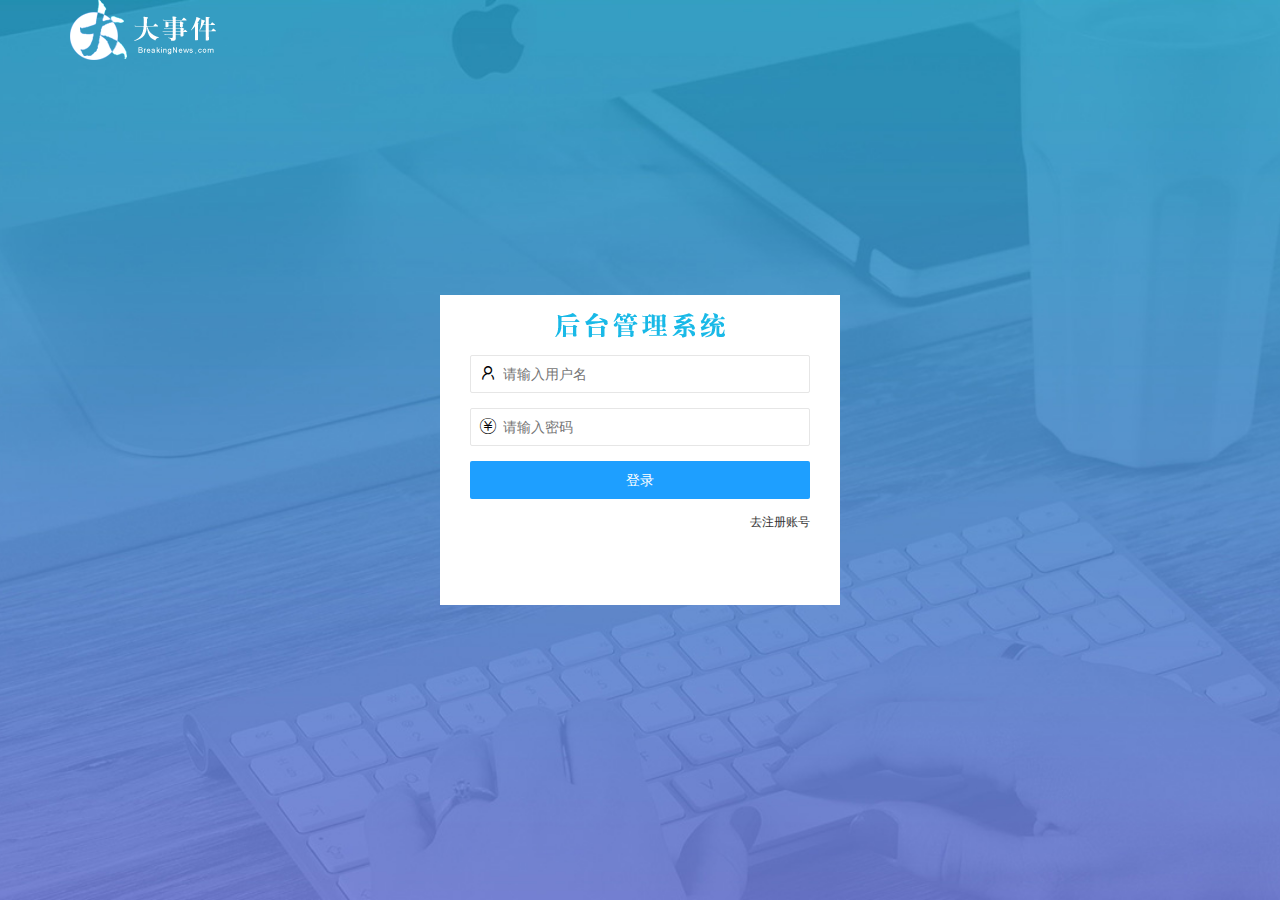
<file: login.html>
<!DOCTYPE html>
<html lang="en">
<head>
  <meta charset="UTF-8">
  <meta http-equiv="X-UA-Compatible" content="IE=edge">
  <meta name="viewport" content="width=device-width, initial-scale=1.0">
  <title>大事件登陆页面</title>

  <!-- layui样式 -->
  <link rel="stylesheet" href="./assets/lib/layui/css/layui.css">
  <link rel="stylesheet" href="./assets/css/login.css">
</head>
<body>
  <!-- login -->
<div class="layui-main">
  <img src="./assets/images/logo.png" alt="">
</div>

<!-- 登录注册框 -->
<div class="loginAndReg">
  <div class="title_box">
  </div>
  <!-- 登录的div -->
<div class="login_box">

<!-- 登录的表单 -->
<form class="layui-form" id="form_login">

  <!-- 用户名 -->
  <div class="layui-form-item">
    <i class="layui-icon layui-icon-username"></i>   
      <input type="text" name="username" required  lay-verify="required" placeholder="请输入用户名" autocomplete="off" class="layui-input">
  </div>

  <!-- 密码 -->
  <div class="layui-form-item">
    <i class="layui-icon layui-icon-rmb"></i>   
    <input type="password" name="password" required  lay-verify="required|pwd" placeholder="请输入密码" autocomplete="off" class="layui-input">
</div>

<!-- 提交按钮 -->
<div class="layui-form-item">
  <!-- 普通按钮和提交按钮的区别 提交按钮有lay-submit属性 -->
  <button class="layui-btn layui-btn-fluid layui-btn-normal" lay-submit>登录</button>
</div>
  </form>
  <div class="layui-form-item links">
    <a href="javascript:;" id="link_reg">去注册账号</a>
  </div>
  
</div>
<!-- 注册的div -->
<div class="reg_box">
  <form class="layui-form" id="form_reg">

    <!-- 用户名 -->
    <div class="layui-form-item">
      <i class="layui-icon layui-icon-username"></i>   
        <input type="text" name="username" required  lay-verify="required" placeholder="请输入用户名" autocomplete="off" class="layui-input">
    </div>
  
    <!-- 密码 -->
    <div class="layui-form-item">
      <i class="layui-icon layui-icon-rmb"></i>   
      <input type="password" name="password" required  lay-verify="required|pwd" placeholder="请输入密码" autocomplete="off" class="layui-input" id="pwd">
  </div>
  <!-- 再次确认密码 -->
  <div class="layui-form-item">
    <i class="layui-icon layui-icon-rmb"></i>   
    <input type="password" name="repassword" required  lay-verify="required|pwd|repwd" placeholder="请再次输入密码" autocomplete="off" class="layui-input">
</div>
  
  <!-- 提交按钮 -->
  <div class="layui-form-item">
    <button class="layui-btn layui-btn-fluid layui-btn-normal" lay-submit>注册</button>
  </div>
    </form>
    <div class="layui-form-item links">
      <a href="javascript:;" id="link_log">去登录</a>
    </div>

</div>
  <script src="./assets/lib/jquery.js"></script>

  <!-- layui的js -->
  <script src="./assets/lib/layui/layui.all.js"></script>
  <script src="./assets/js/baseAPI.js"></script>
  <!-- 导入自己的js -->
  <script src="./assets/js/login.js"></script>
</body>
</html>
</file>
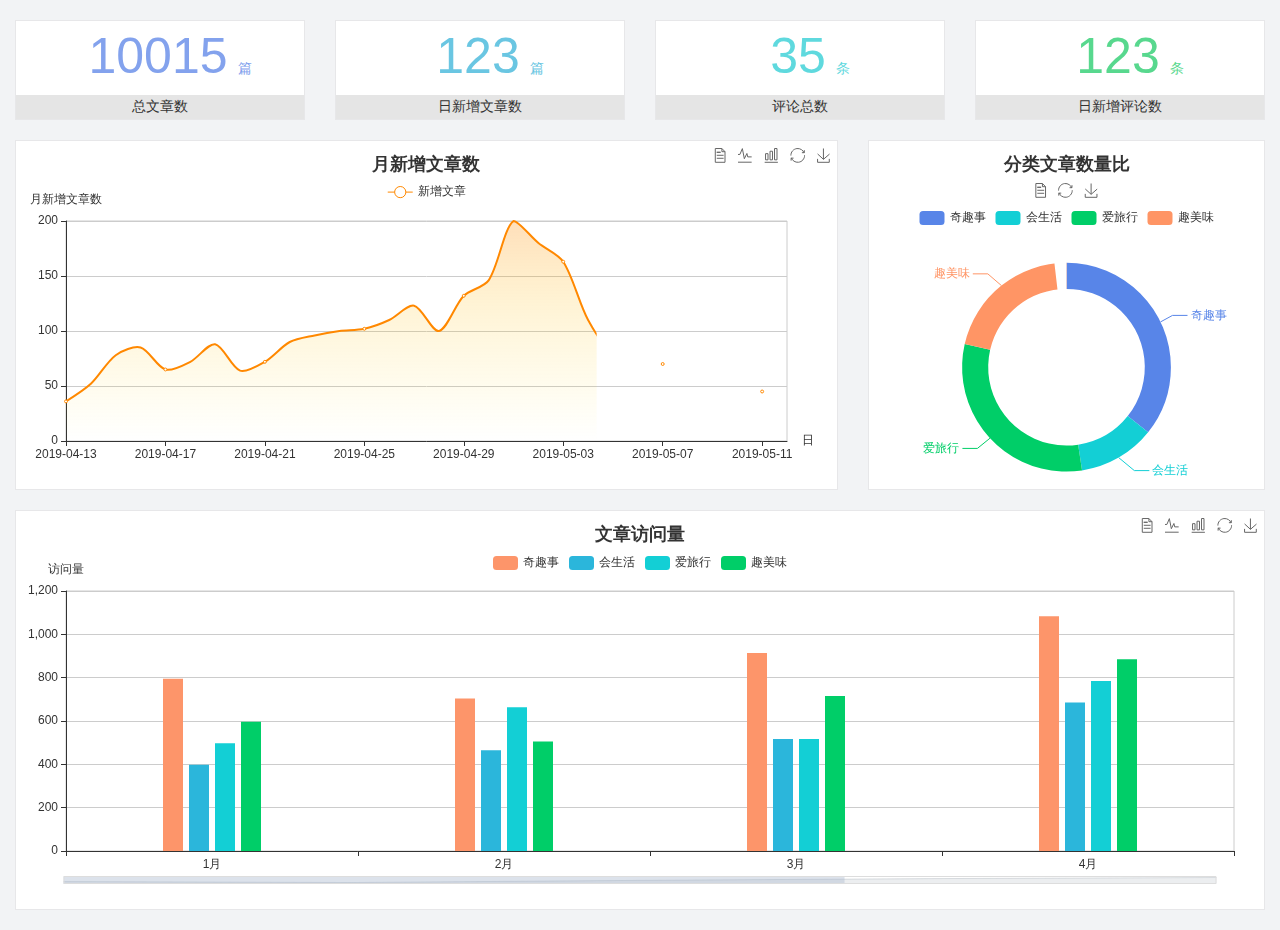
<file: home/dashboard.html>
<!DOCTYPE html>
<html lang="en">

<head>
  <meta charset="UTF-8">
  <meta name="viewport" content="width=device-width, initial-scale=1.0">
  <meta http-equiv="X-UA-Compatible" content="ie=edge">
  <title>图表统计</title>
  <link rel="stylesheet" href="../../assets/lib/bootstrap.css" />
  <link rel="stylesheet" href="../../assets/lib/main.css" />
  <script src="../../assets/lib/jquery.js"></script>
  <script type="text/javascript" src="../../assets/lib/echarts.min.js"></script>
</head>

<body>
  <div class="container-fluid">
    <div class="row spannel_list">
      <div class="col-sm-3 col-xs-6">
        <div class="spannel">
          <em>10015</em><span>篇</span>
          <b>总文章数</b>
        </div>
      </div>
      <div class="col-sm-3 col-xs-6">
        <div class="spannel scolor01">
          <em>123</em><span>篇</span>
          <b>日新增文章数</b>
        </div>
      </div>
      <div class="col-sm-3 col-xs-6">
        <div class="spannel scolor02">
          <em>35</em><span>条</span>
          <b>评论总数</b>
        </div>
      </div>
      <div class="col-sm-3 col-xs-6">
        <div class="spannel scolor03">
          <em>123</em><span>条</span>
          <b>日新增评论数</b>
        </div>
      </div>
    </div>
  </div>

  <div class="container-fluid">
    <div class="row curve-pie">
      <div class="col-lg-8 col-md-8">
        <div class="gragh_pannel" id="curve_show"></div>
      </div>
      <div class="col-lg-4 col-md-4">
        <div class="gragh_pannel" id="pie_show"></div>
      </div>
    </div>
  </div>

  <div class="container-fluid">
    <div class="column_pannel" id="column_show"></div>
  </div>

  <script>
    var oChart = echarts.init(document.getElementById('curve_show'));
    var aList_all = [
      { 'count': 36, 'date': '2019-04-13' },
      { 'count': 52, 'date': '2019-04-14' },
      { 'count': 78, 'date': '2019-04-15' },
      { 'count': 85, 'date': '2019-04-16' },
      { 'count': 65, 'date': '2019-04-17' },
      { 'count': 72, 'date': '2019-04-18' },
      { 'count': 88, 'date': '2019-04-19' },
      { 'count': 64, 'date': '2019-04-20' },
      { 'count': 72, 'date': '2019-04-21' },
      { 'count': 90, 'date': '2019-04-22' },
      { 'count': 96, 'date': '2019-04-23' },
      { 'count': 100, 'date': '2019-04-24' },
      { 'count': 102, 'date': '2019-04-25' },
      { 'count': 110, 'date': '2019-04-26' },
      { 'count': 123, 'date': '2019-04-27' },
      { 'count': 100, 'date': '2019-04-28' },
      { 'count': 132, 'date': '2019-04-29' },
      { 'count': 146, 'date': '2019-04-30' },
      { 'count': 200, 'date': '2019-05-01' },
      { 'count': 180, 'date': '2019-05-02' },
      { 'count': 163, 'date': '2019-05-03' },
      { 'count': 110, 'date': '2019-05-04' },
      { 'count': 80, 'date': '2019-05-05' },
      { 'count': 82, 'date': '2019-05-06' },
      { 'count': 70, 'date': '2019-05-07' },
      { 'count': 65, 'date': '2019-05-08' },
      { 'count': 54, 'date': '2019-05-09' },
      { 'count': 40, 'date': '2019-05-10' },
      { 'count': 45, 'date': '2019-05-11' },
      { 'count': 38, 'date': '2019-05-12' },
    ];

    let aCount = [];
    let aDate = [];

    for (var i = 0; i < aList_all.length; i++) {
      aCount.push(aList_all[i].count);
      aDate.push(aList_all[i].date);
    }

    var chartopt = {
      title: {
        text: '月新增文章数',
        left: 'center',
        top: '10'
      },
      tooltip: {
        trigger: 'axis'
      },
      legend: {
        data: ['新增文章'],
        top: '40'
      },
      toolbox: {
        show: true,
        feature: {
          mark: { show: true },
          dataView: { show: true, readOnly: false },
          magicType: { show: true, type: ['line', 'bar'] },
          restore: { show: true },
          saveAsImage: { show: true }
        }
      },
      calculable: true,
      xAxis: [
        {
          name: '日',
          type: 'category',
          boundaryGap: false,
          data: aDate
        }
      ],
      yAxis: [
        {
          name: '月新增文章数',
          type: 'value'
        }
      ],
      series: [
        {
          name: '新增文章',
          type: 'line',
          smooth: true,
          itemStyle: { normal: { areaStyle: { type: 'default' }, color: '#f80' }, lineStyle: { color: '#f80' } },
          data: aCount
        }],
      areaStyle: {
        normal: {
          color: new echarts.graphic.LinearGradient(0, 0, 0, 1, [{
            offset: 0,
            color: 'rgba(255,136,0,0.39)'
          }, {
            offset: .34,
            color: 'rgba(255,180,0,0.25)'
          }, {
            offset: 1,
            color: 'rgba(255,222,0,0.00)'
          }])

        }
      },
      grid: {
        show: true,
        x: 50,
        x2: 50,
        y: 80,
        height: 220
      }
    };

    oChart.setOption(chartopt);


    var oPie = echarts.init(document.getElementById('pie_show'));
    var oPieopt =
    {
      title: {
        top: 10,
        text: '分类文章数量比',
        x: 'center'
      },
      tooltip: {
        trigger: 'item',
        formatter: "{a} <br/>{b} : {c} ({d}%)"
      },
      color: ['#5885e8', '#13cfd5', '#00ce68', '#ff9565'],
      legend: {
        x: 'center',
        top: 65,
        data: ['奇趣事', '会生活', '爱旅行', '趣美味']
      },
      toolbox: {
        show: true,
        x: 'center',
        top: 35,
        feature: {
          mark: { show: true },
          dataView: { show: true, readOnly: false },
          magicType: {
            show: true,
            type: ['pie', 'funnel'],
            option: {
              funnel: {
                x: '25%',
                width: '50%',
                funnelAlign: 'left',
                max: 1548
              }
            }
          },
          restore: { show: true },
          saveAsImage: { show: true }
        }
      },
      calculable: true,
      series: [
        {
          name: '访问来源',
          type: 'pie',
          radius: ['45%', '60%'],
          center: ['50%', '65%'],
          data: [
            { value: 300, name: '奇趣事' },
            { value: 100, name: '会生活' },
            { value: 260, name: '爱旅行' },
            { value: 180, name: '趣美味' }
          ]
        }
      ]
    };
    oPie.setOption(oPieopt);



    var oColumn = this.echarts.init(document.getElementById('column_show'));
    var oColumnopt =
    {
      title: {
        text: '文章访问量',
        left: 'center',
        top: '10'
      },
      tooltip: {
        trigger: 'axis'
      },
      legend: {
        data: ['奇趣事', '会生活', '爱旅行', '趣美味'],
        top: '40'
      },
      toolbox: {
        show: true,
        feature: {
          mark: { show: true },
          dataView: { show: true, readOnly: false },
          magicType: { show: true, type: ['line', 'bar'] },
          restore: { show: true },
          saveAsImage: { show: true }
        }
      },
      calculable: true,
      xAxis: [
        {
          type: 'category',
          data: ['1月', '2月', '3月', '4月', '5月']
        }
      ],
      yAxis: [
        {
          name: '访问量',
          type: 'value'
        }
      ],
      series: [
        {
          name: '奇趣事',
          type: 'bar',
          barWidth: 20,
          itemStyle: {
            normal: { areaStyle: { type: 'default' }, color: '#fd956a' }
          },
          data: [800, 708, 920, 1090, 1200]
        },
        {
          name: '会生活',
          type: 'bar',
          barWidth: 20,
          itemStyle: {
            normal: { areaStyle: { type: 'default' }, color: '#2bb6db' }
          },
          data: [400, 468, 520, 690, 800]
        },
        {
          name: '爱旅行',
          type: 'bar',
          barWidth: 20,
          itemStyle: {
            normal: { areaStyle: { type: 'default' }, color: '#13cfd5' }
          },
          data: [500, 668, 520, 790, 900]
        },
        {
          name: '趣美味',
          type: 'bar',
          barWidth: 20,
          itemStyle: {
            normal: { areaStyle: { type: 'default' }, color: '#00ce68' }
          },
          data: [600, 508, 720, 890, 1000]
        }
      ],
      grid: {
        show: true,
        x: 50,
        x2: 30,
        y: 80,
        height: 260
      },
      dataZoom: [//给x轴设置滚动条
        {
          start: 0,//默认为0
          end: 100 - 1000 / 31,//默认为100
          type: 'slider',
          show: true,
          xAxisIndex: [0],
          handleSize: 0,//滑动条的 左右2个滑动条的大小
          height: 8,//组件高度
          left: 45, //左边的距离
          right: 50,//右边的距离
          bottom: 26,//右边的距离
          handleColor: '#ddd',//h滑动图标的颜色
          handleStyle: {
            borderColor: "#cacaca",
            borderWidth: "1",
            shadowBlur: 2,
            background: "#ddd",
            shadowColor: "#ddd",
          }
        }]
    };
    oColumn.setOption(oColumnopt);
  </script>
</body>

</html>
</file>
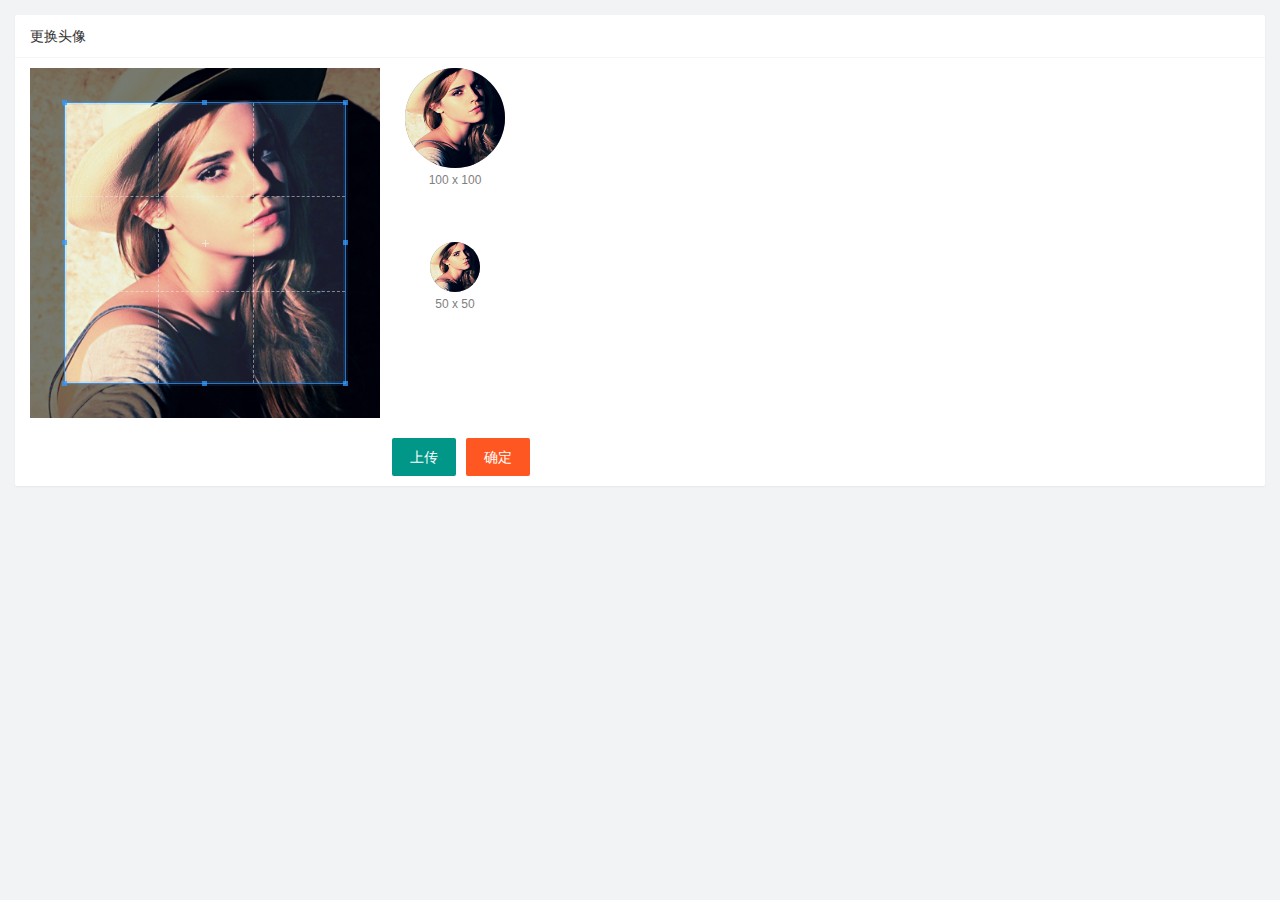
<file: user/user_avatar.html>
<!DOCTYPE html>
<html lang="en">
<head>
  <meta charset="UTF-8">
  <meta http-equiv="X-UA-Compatible" content="IE=edge">
  <meta name="viewport" content="width=device-width, initial-scale=1.0">
  <title>Document</title>
  <link rel="stylesheet" href="../assets/lib/layui/css/layui.css">
  <link rel="stylesheet" href="../assets/lib/cropper/cropper.css" />
  <link rel="stylesheet" href="../assets/css/user/user_avatar.css">
</head>
<body>
  <div class="layui-card">
    <div class="layui-card-header">更换头像</div>
    <div class="layui-card-body">
      <!-- 第一行的图片裁剪和预览区域 -->
  <div class="row1">
    <!-- 图片裁剪区域 -->
    <div class="cropper-box">
      <!-- 这个 img 标签很重要，将来会把它初始化为裁剪区域 -->
      <img id="image" src="/assets/images/sample.jpg" />
    </div>
    <!-- 图片的预览区域 -->
    <div class="preview-box">
      <div>
        <!-- 宽高为 100px 的预览区域 -->
        <div class="img-preview w100"></div>
        <p class="size">100 x 100</p>
      </div>
      <div>
        <!-- 宽高为 50px 的预览区域 -->
        <div class="img-preview w50"></div>
        <p class="size">50 x 50</p>
      </div>
    </div>
  </div>

  <!-- 第二行的按钮区域 -->
  <div class="row2">

    <!-- 通过accept属性 可指定上传文件的类型 -->
    <input type="file" id="file" accept="image/png,image/jpeg">
    <button type="button" class="layui-btn" id="btnDownUp">上传</button>
    <button type="button" class="layui-btn layui-btn-danger" id="btnSure">确定</button>
  </div>
    </div>
  </div>
  <script src="../assets/lib/layui/layui.all.js"></script>
<script src="../assets/lib/jquery.js"></script>
<script src="../assets/lib/cropper/Cropper.js"></script>
<script src="../assets/lib/cropper/jquery-cropper.js"></script>
<script src="../assets/js/baseAPI.js"></script>
<script src="../assets/js/user/user_avatar.js"></script>
</body>
</html>
</file>
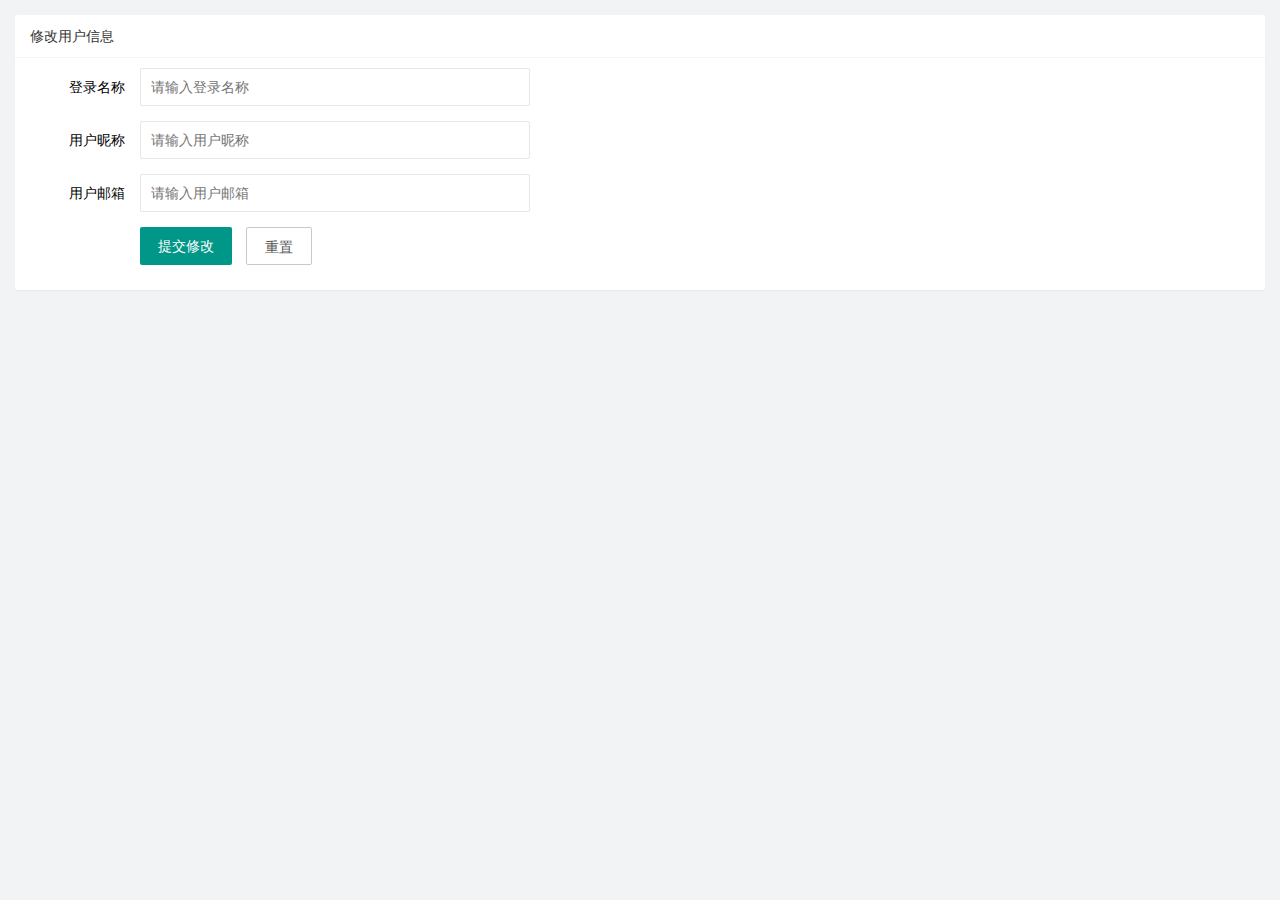
<file: user/user_info.html>
<!DOCTYPE html>
<html lang="en">
<head>
  <meta charset="UTF-8">
  <meta http-equiv="X-UA-Compatible" content="IE=edge">
  <meta name="viewport" content="width=device-width, initial-scale=1.0">
  <title>Document</title>
  <link rel="stylesheet" href="../assets/lib/layui/css/layui.css">
  <link rel="stylesheet" href="../assets/css/user/user_info.css">
</head>
<body>
  <!--卡片区域 -->
  <div class="layui-card">
    <div class="layui-card-header">修改用户信息</div>
    <div class="layui-card-body">
    <!-- form表单区域 -->
    <form class="layui-form" lay-filter="formUserInfo">
      <!-- 隐藏域 -->
      <input type="hidden" name="id" value="">
      <div class="layui-form-item">
        <label class="layui-form-label">登录名称</label>
        <div class="layui-input-block">
          <input type="text" name="username" required  lay-verify="required" placeholder="请输入登录名称" autocomplete="off" class="layui-input" readonly>
        </div>
      </div>
      <div class="layui-form-item">
        <label class="layui-form-label">用户昵称</label>
        <div class="layui-input-block">
          <input type="text" name="nickname" required  lay-verify="required|nickname" placeholder="请输入用户昵称" autocomplete="off" class="layui-input">
        </div>
      </div>
      <div class="layui-form-item">
        <label class="layui-form-label">用户邮箱</label>
        <div class="layui-input-block">
          <input type="text" name="email" required  lay-verify="required|email" placeholder="请输入用户邮箱" autocomplete="off" class="layui-input">
        </div>
      </div>

      <div class="layui-form-item">
        <div class="layui-input-block">
          <button class="layui-btn" lay-submit lay-filter="formDemo">提交修改</button>
          <button type="reset" class="layui-btn layui-btn-primary" id="btnReset">重置</button>
        </div>
      </div>
     </form>
    </div>
  </div>

  <script src="../assets/lib/jquery.js"></script>
  <script src="../assets/lib/layui/layui.all.js"></script>
  
  <script src="../assets/js/baseAPI.js"></script>
  <!-- 导入自己的js -->
  <script src="../assets/js/user/user_info.js"></script>
</body>
</html>
</file>
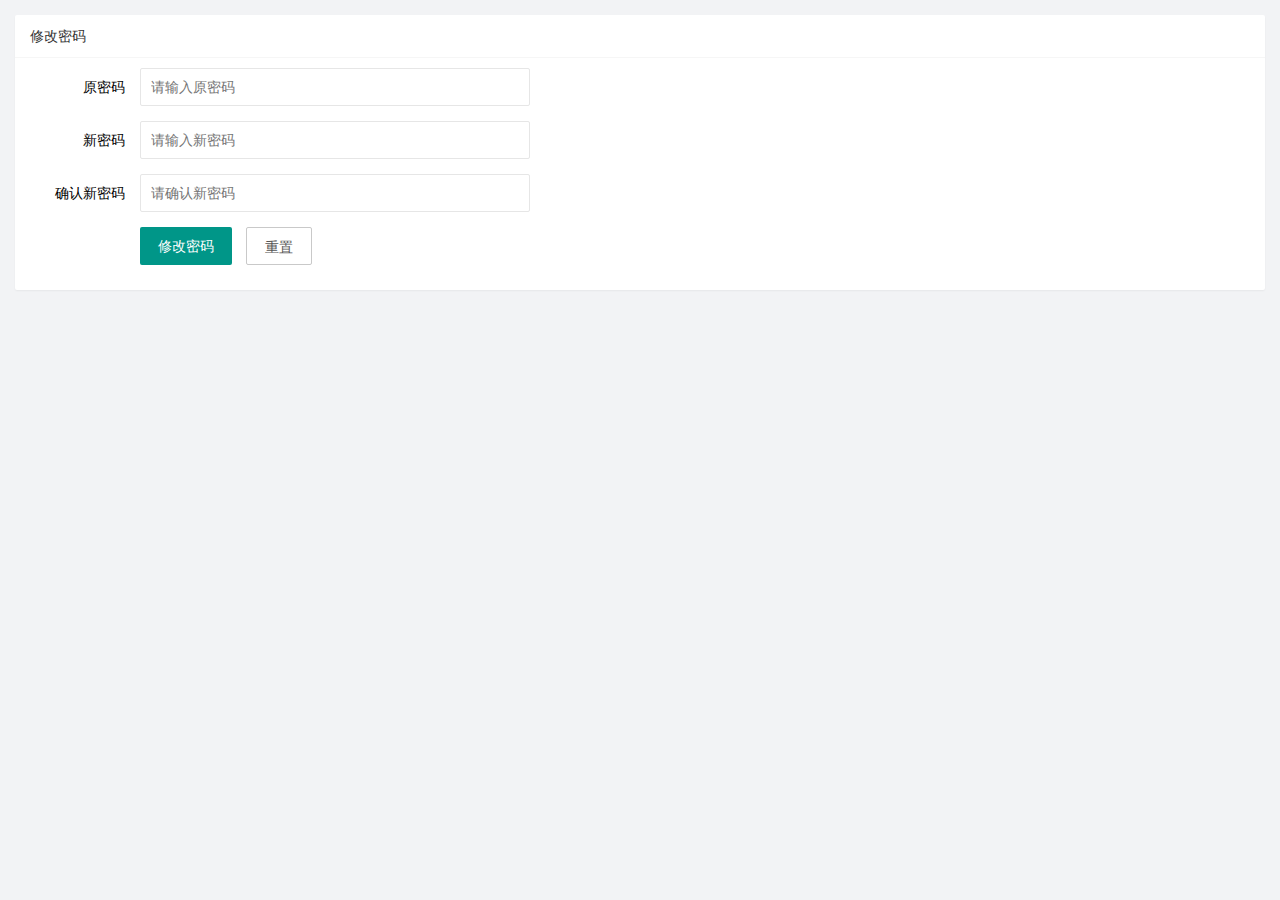
<file: user/user_pwd.html>
<!DOCTYPE html>
<html lang="en">
<head>
  <meta charset="UTF-8">
  <meta http-equiv="X-UA-Compatible" content="IE=edge">
  <meta name="viewport" content="width=device-width, initial-scale=1.0">
  <title>Document</title>
  <link rel="stylesheet" href="../assets/lib/layui/css/layui.css">
  <link rel="stylesheet" href="../assets/css/user/user_pwd.css">
</head>
<body>
  <div class="layui-card">
    <div class="layui-card-header">修改密码</div>
    <div class="layui-card-body">
    <!-- form表单区域 -->
    <form class="layui-form" lay-filter="formUserInfo">

      <div class="layui-form-item">
        <label class="layui-form-label">原密码</label>
        <div class="layui-input-block">
          <input type="text" name="oldPwd" required  lay-verify="required|pwd" placeholder="请输入原密码" autocomplete="off" class="layui-input">
        </div>
      </div>
      <div class="layui-form-item">
        <label class="layui-form-label">新密码</label>
        <div class="layui-input-block">
          <input type="text" name="newPwd" required  lay-verify="required|pwd|samePwd" placeholder="请输入新密码" autocomplete="off" class="layui-input">
        </div>
      </div>
      <div class="layui-form-item">
        <label class="layui-form-label">确认新密码</label>
        <div class="layui-input-block">
          <input type="text" name="rePwd" required  lay-verify="required|pwd|rePwd" placeholder="请确认新密码" autocomplete="off" class="layui-input">
        </div>
      </div>

      <div class="layui-form-item">
        <div class="layui-input-block">
          <button class="layui-btn" lay-submit lay-filter="formDemo">修改密码</button>
          <button type="reset" class="layui-btn layui-btn-primary" id="btnReset">重置</button>
        </div>
      </div>
     </form>
    </div>
  </div>
  <script src="../assets/lib/jquery.js"></script>
<script src="../assets/lib/layui/layui.all.js"></script>
<script src="../assets/js/baseAPI.js"></script>
<script src="../assets/js/user/user_pwd.js"></script>
</body>
</html>
</file>
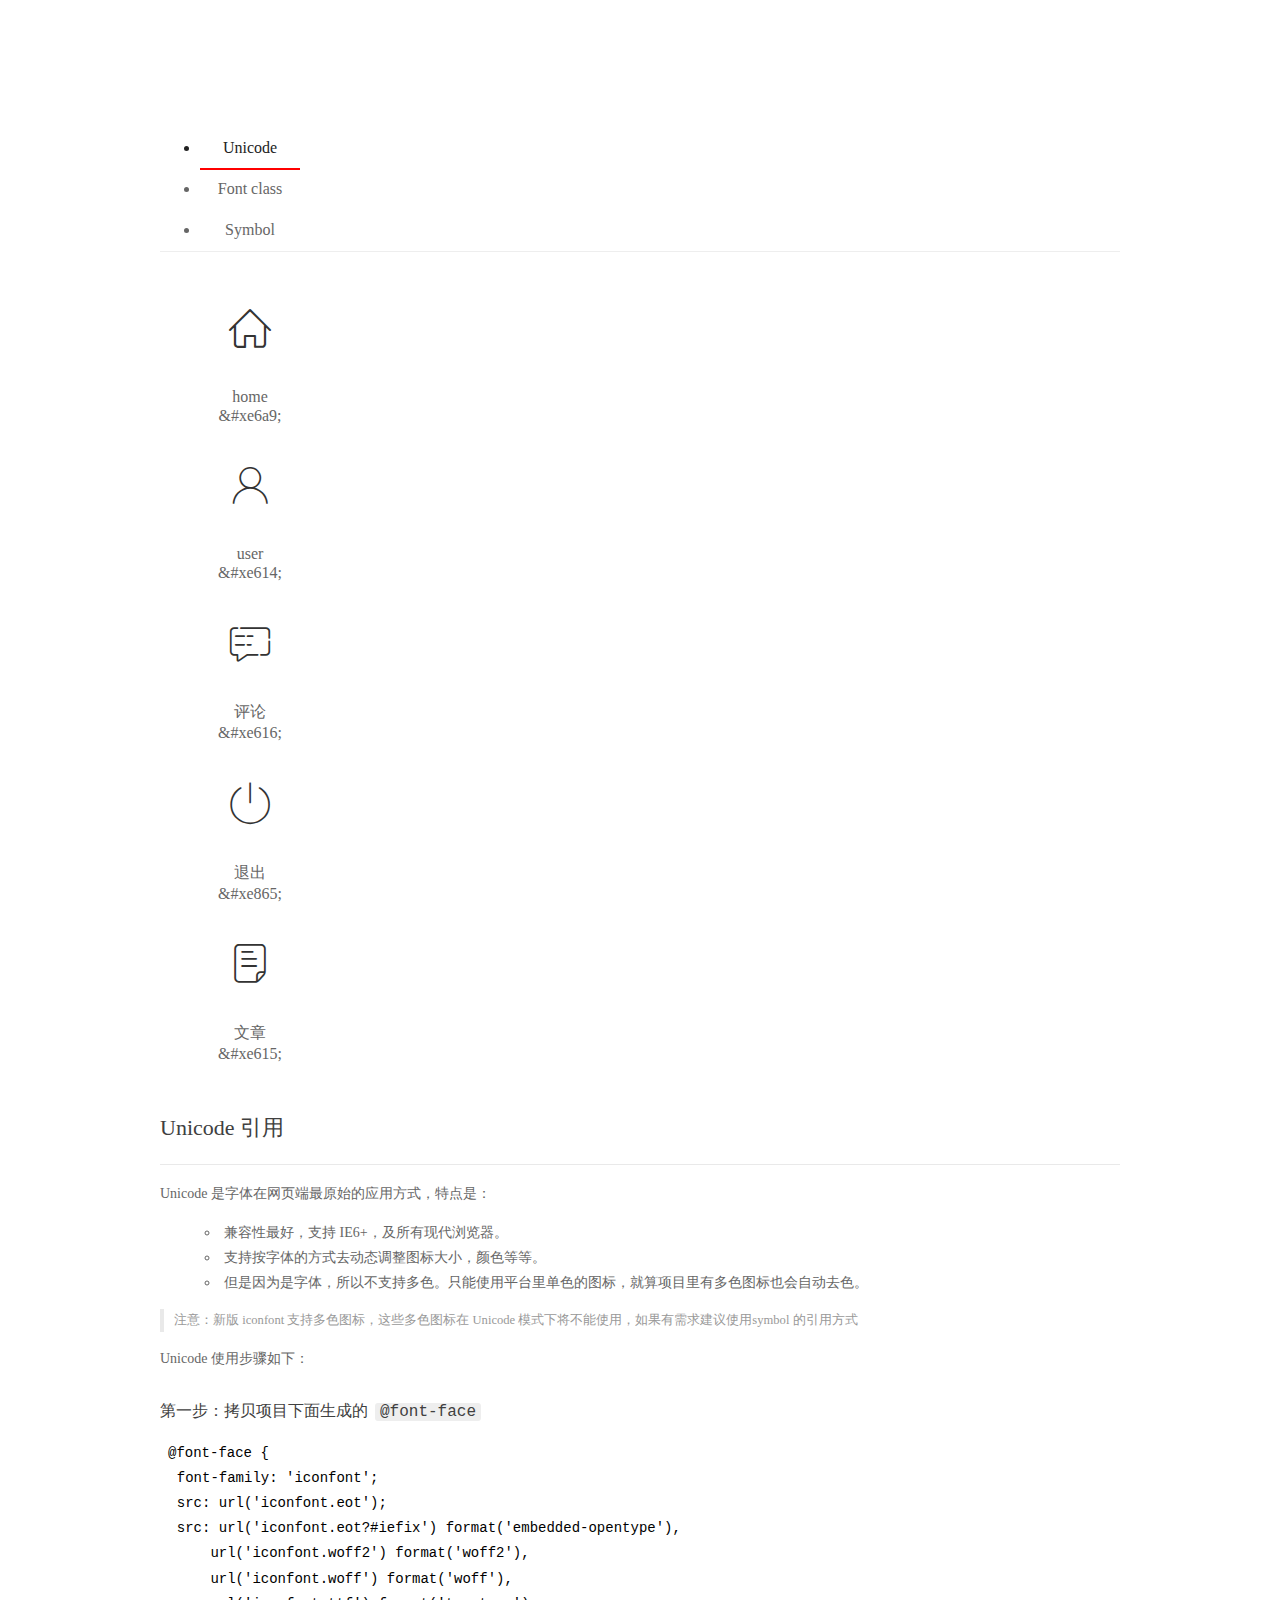
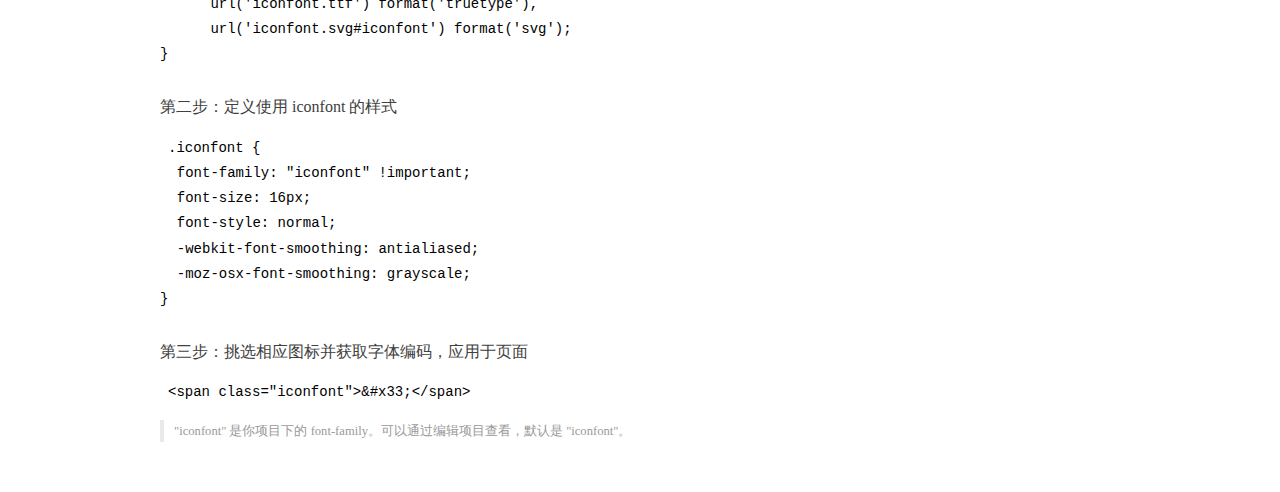
<file: assets/fonts/demo_index.html>
<!DOCTYPE html>
<html>
<head>
  <meta charset="utf-8"/>
  <title>IconFont Demo</title>
  <link rel="shortcut icon" href="https://gtms04.alicdn.com/tps/i4/TB1_oz6GVXXXXaFXpXXJDFnIXXX-64-64.ico" type="image/x-icon"/>
  <link rel="stylesheet" href="https://g.alicdn.com/thx/cube/1.3.2/cube.min.css">
  <link rel="stylesheet" href="demo.css">
  <link rel="stylesheet" href="iconfont.css">
  <script src="iconfont.js"></script>
  <!-- jQuery -->
  <script src="https://a1.alicdn.com/oss/uploads/2018/12/26/7bfddb60-08e8-11e9-9b04-53e73bb6408b.js"></script>
  <!-- 代码高亮 -->
  <script src="https://a1.alicdn.com/oss/uploads/2018/12/26/a3f714d0-08e6-11e9-8a15-ebf944d7534c.js"></script>
</head>
<body>
  <div class="main">
    <h1 class="logo"><a href="https://www.iconfont.cn/" title="iconfont 首页" target="_blank">&#xe86b;</a></h1>
    <div class="nav-tabs">
      <ul id="tabs" class="dib-box">
        <li class="dib active"><span>Unicode</span></li>
        <li class="dib"><span>Font class</span></li>
        <li class="dib"><span>Symbol</span></li>
      </ul>
      
    </div>
    <div class="tab-container">
      <div class="content unicode" style="display: block;">
          <ul class="icon_lists dib-box">
          
            <li class="dib">
              <span class="icon iconfont">&#xe6a9;</span>
                <div class="name">home</div>
                <div class="code-name">&amp;#xe6a9;</div>
              </li>
          
            <li class="dib">
              <span class="icon iconfont">&#xe614;</span>
                <div class="name">user</div>
                <div class="code-name">&amp;#xe614;</div>
              </li>
          
            <li class="dib">
              <span class="icon iconfont">&#xe616;</span>
                <div class="name">评论</div>
                <div class="code-name">&amp;#xe616;</div>
              </li>
          
            <li class="dib">
              <span class="icon iconfont">&#xe865;</span>
                <div class="name">退出</div>
                <div class="code-name">&amp;#xe865;</div>
              </li>
          
            <li class="dib">
              <span class="icon iconfont">&#xe615;</span>
                <div class="name">文章</div>
                <div class="code-name">&amp;#xe615;</div>
              </li>
          
          </ul>
          <div class="article markdown">
          <h2 id="unicode-">Unicode 引用</h2>
          <hr>

          <p>Unicode 是字体在网页端最原始的应用方式，特点是：</p>
          <ul>
            <li>兼容性最好，支持 IE6+，及所有现代浏览器。</li>
            <li>支持按字体的方式去动态调整图标大小，颜色等等。</li>
            <li>但是因为是字体，所以不支持多色。只能使用平台里单色的图标，就算项目里有多色图标也会自动去色。</li>
          </ul>
          <blockquote>
            <p>注意：新版 iconfont 支持多色图标，这些多色图标在 Unicode 模式下将不能使用，如果有需求建议使用symbol 的引用方式</p>
          </blockquote>
          <p>Unicode 使用步骤如下：</p>
          <h3 id="-font-face">第一步：拷贝项目下面生成的 <code>@font-face</code></h3>
<pre><code class="language-css"
>@font-face {
  font-family: 'iconfont';
  src: url('iconfont.eot');
  src: url('iconfont.eot?#iefix') format('embedded-opentype'),
      url('iconfont.woff2') format('woff2'),
      url('iconfont.woff') format('woff'),
      url('iconfont.ttf') format('truetype'),
      url('iconfont.svg#iconfont') format('svg');
}
</code></pre>
          <h3 id="-iconfont-">第二步：定义使用 iconfont 的样式</h3>
<pre><code class="language-css"
>.iconfont {
  font-family: "iconfont" !important;
  font-size: 16px;
  font-style: normal;
  -webkit-font-smoothing: antialiased;
  -moz-osx-font-smoothing: grayscale;
}
</code></pre>
          <h3 id="-">第三步：挑选相应图标并获取字体编码，应用于页面</h3>
<pre>
<code class="language-html"
>&lt;span class="iconfont"&gt;&amp;#x33;&lt;/span&gt;
</code></pre>
          <blockquote>
            <p>"iconfont" 是你项目下的 font-family。可以通过编辑项目查看，默认是 "iconfont"。</p>
          </blockquote>
          </div>
      </div>
      <div class="content font-class">
        <ul class="icon_lists dib-box">
          
          <li class="dib">
            <span class="icon iconfont icon-home"></span>
            <div class="name">
              home
            </div>
            <div class="code-name">.icon-home
            </div>
          </li>
          
          <li class="dib">
            <span class="icon iconfont icon-user"></span>
            <div class="name">
              user
            </div>
            <div class="code-name">.icon-user
            </div>
          </li>
          
          <li class="dib">
            <span class="icon iconfont icon-pinglun"></span>
            <div class="name">
              评论
            </div>
            <div class="code-name">.icon-pinglun
            </div>
          </li>
          
          <li class="dib">
            <span class="icon iconfont icon-tuichu"></span>
            <div class="name">
              退出
            </div>
            <div class="code-name">.icon-tuichu
            </div>
          </li>
          
          <li class="dib">
            <span class="icon iconfont icon-16"></span>
            <div class="name">
              文章
            </div>
            <div class="code-name">.icon-16
            </div>
          </li>
          
        </ul>
        <div class="article markdown">
        <h2 id="font-class-">font-class 引用</h2>
        <hr>

        <p>font-class 是 Unicode 使用方式的一种变种，主要是解决 Unicode 书写不直观，语意不明确的问题。</p>
        <p>与 Unicode 使用方式相比，具有如下特点：</p>
        <ul>
          <li>兼容性良好，支持 IE8+，及所有现代浏览器。</li>
          <li>相比于 Unicode 语意明确，书写更直观。可以很容易分辨这个 icon 是什么。</li>
          <li>因为使用 class 来定义图标，所以当要替换图标时，只需要修改 class 里面的 Unicode 引用。</li>
          <li>不过因为本质上还是使用的字体，所以多色图标还是不支持的。</li>
        </ul>
        <p>使用步骤如下：</p>
        <h3 id="-fontclass-">第一步：引入项目下面生成的 fontclass 代码：</h3>
<pre><code class="language-html">&lt;link rel="stylesheet" href="./iconfont.css"&gt;
</code></pre>
        <h3 id="-">第二步：挑选相应图标并获取类名，应用于页面：</h3>
<pre><code class="language-html">&lt;span class="iconfont icon-xxx"&gt;&lt;/span&gt;
</code></pre>
        <blockquote>
          <p>"
            iconfont" 是你项目下的 font-family。可以通过编辑项目查看，默认是 "iconfont"。</p>
        </blockquote>
      </div>
      </div>
      <div class="content symbol">
          <ul class="icon_lists dib-box">
          
            <li class="dib">
                <svg class="icon svg-icon" aria-hidden="true">
                  <use xlink:href="#icon-home"></use>
                </svg>
                <div class="name">home</div>
                <div class="code-name">#icon-home</div>
            </li>
          
            <li class="dib">
                <svg class="icon svg-icon" aria-hidden="true">
                  <use xlink:href="#icon-user"></use>
                </svg>
                <div class="name">user</div>
                <div class="code-name">#icon-user</div>
            </li>
          
            <li class="dib">
                <svg class="icon svg-icon" aria-hidden="true">
                  <use xlink:href="#icon-pinglun"></use>
                </svg>
                <div class="name">评论</div>
                <div class="code-name">#icon-pinglun</div>
            </li>
          
            <li class="dib">
                <svg class="icon svg-icon" aria-hidden="true">
                  <use xlink:href="#icon-tuichu"></use>
                </svg>
                <div class="name">退出</div>
                <div class="code-name">#icon-tuichu</div>
            </li>
          
            <li class="dib">
                <svg class="icon svg-icon" aria-hidden="true">
                  <use xlink:href="#icon-16"></use>
                </svg>
                <div class="name">文章</div>
                <div class="code-name">#icon-16</div>
            </li>
          
          </ul>
          <div class="article markdown">
          <h2 id="symbol-">Symbol 引用</h2>
          <hr>

          <p>这是一种全新的使用方式，应该说这才是未来的主流，也是平台目前推荐的用法。相关介绍可以参考这篇<a href="">文章</a>
            这种用法其实是做了一个 SVG 的集合，与另外两种相比具有如下特点：</p>
          <ul>
            <li>支持多色图标了，不再受单色限制。</li>
            <li>通过一些技巧，支持像字体那样，通过 <code>font-size</code>, <code>color</code> 来调整样式。</li>
            <li>兼容性较差，支持 IE9+，及现代浏览器。</li>
            <li>浏览器渲染 SVG 的性能一般，还不如 png。</li>
          </ul>
          <p>使用步骤如下：</p>
          <h3 id="-symbol-">第一步：引入项目下面生成的 symbol 代码：</h3>
<pre><code class="language-html">&lt;script src="./iconfont.js"&gt;&lt;/script&gt;
</code></pre>
          <h3 id="-css-">第二步：加入通用 CSS 代码（引入一次就行）：</h3>
<pre><code class="language-html">&lt;style&gt;
.icon {
  width: 1em;
  height: 1em;
  vertical-align: -0.15em;
  fill: currentColor;
  overflow: hidden;
}
&lt;/style&gt;
</code></pre>
          <h3 id="-">第三步：挑选相应图标并获取类名，应用于页面：</h3>
<pre><code class="language-html">&lt;svg class="icon" aria-hidden="true"&gt;
  &lt;use xlink:href="#icon-xxx"&gt;&lt;/use&gt;
&lt;/svg&gt;
</code></pre>
          </div>
      </div>

    </div>
  </div>
  <script>
  $(document).ready(function () {
      $('.tab-container .content:first').show()

      $('#tabs li').click(function (e) {
        var tabContent = $('.tab-container .content')
        var index = $(this).index()

        if ($(this).hasClass('active')) {
          return
        } else {
          $('#tabs li').removeClass('active')
          $(this).addClass('active')

          tabContent.hide().eq(index).fadeIn()
        }
      })
    })
  </script>
</body>
</html>
</file>
<file: assets/lib/layui/css/layui.css>
/** layui-v2.5.5 MIT License By https://www.layui.com */
 .layui-inline,img{display:inline-block;vertical-align:middle}h1,h2,h3,h4,h5,h6{font-weight:400}.layui-edge,.layui-header,.layui-inline,.layui-main{position:relative}.layui-body,.layui-edge,.layui-elip{overflow:hidden}.layui-btn,.layui-edge,.layui-inline,img{vertical-align:middle}.layui-btn,.layui-disabled,.layui-icon,.layui-unselect{-moz-user-select:none;-webkit-user-select:none;-ms-user-select:none}.layui-elip,.layui-form-checkbox span,.layui-form-pane .layui-form-label{text-overflow:ellipsis;white-space:nowrap}.layui-breadcrumb,.layui-tree-btnGroup{visibility:hidden}blockquote,body,button,dd,div,dl,dt,form,h1,h2,h3,h4,h5,h6,input,li,ol,p,pre,td,textarea,th,ul{margin:0;padding:0;-webkit-tap-highlight-color:rgba(0,0,0,0)}a:active,a:hover{outline:0}img{border:none}li{list-style:none}table{border-collapse:collapse;border-spacing:0}h4,h5,h6{font-size:100%}button,input,optgroup,option,select,textarea{font-family:inherit;font-size:inherit;font-style:inherit;font-weight:inherit;outline:0}pre{white-space:pre-wrap;white-space:-moz-pre-wrap;white-space:-pre-wrap;white-space:-o-pre-wrap;word-wrap:break-word}body{line-height:24px;font:14px Helvetica Neue,Helvetica,PingFang SC,Tahoma,Arial,sans-serif}hr{height:1px;margin:10px 0;border:0;clear:both}a{color:#333;text-decoration:none}a:hover{color:#777}a cite{font-style:normal;*cursor:pointer}.layui-border-box,.layui-border-box *{box-sizing:border-box}.layui-box,.layui-box *{box-sizing:content-box}.layui-clear{clear:both;*zoom:1}.layui-clear:after{content:'\20';clear:both;*zoom:1;display:block;height:0}.layui-inline{*display:inline;*zoom:1}.layui-edge{display:inline-block;width:0;height:0;border-width:6px;border-style:dashed;border-color:transparent}.layui-edge-top{top:-4px;border-bottom-color:#999;border-bottom-style:solid}.layui-edge-right{border-left-color:#999;border-left-style:solid}.layui-edge-bottom{top:2px;border-top-color:#999;border-top-style:solid}.layui-edge-left{border-right-color:#999;border-right-style:solid}.layui-disabled,.layui-disabled:hover{color:#d2d2d2!important;cursor:not-allowed!important}.layui-circle{border-radius:100%}.layui-show{display:block!important}.layui-hide{display:none!important}@font-face{font-family:layui-icon;src:url(../font/iconfont.eot?v=250);src:url(../font/iconfont.eot?v=250#iefix) format('embedded-opentype'),url(../font/iconfont.woff2?v=250) format('woff2'),url(../font/iconfont.woff?v=250) format('woff'),url(../font/iconfont.ttf?v=250) format('truetype'),url(../font/iconfont.svg?v=250#layui-icon) format('svg')}.layui-icon{font-family:layui-icon!important;font-size:16px;font-style:normal;-webkit-font-smoothing:antialiased;-moz-osx-font-smoothing:grayscale}.layui-icon-reply-fill:before{content:"\e611"}.layui-icon-set-fill:before{content:"\e614"}.layui-icon-menu-fill:before{content:"\e60f"}.layui-icon-search:before{content:"\e615"}.layui-icon-share:before{content:"\e641"}.layui-icon-set-sm:before{content:"\e620"}.layui-icon-engine:before{content:"\e628"}.layui-icon-close:before{content:"\1006"}.layui-icon-close-fill:before{content:"\1007"}.layui-icon-chart-screen:before{content:"\e629"}.layui-icon-star:before{content:"\e600"}.layui-icon-circle-dot:before{content:"\e617"}.layui-icon-chat:before{content:"\e606"}.layui-icon-release:before{content:"\e609"}.layui-icon-list:before{content:"\e60a"}.layui-icon-chart:before{content:"\e62c"}.layui-icon-ok-circle:before{content:"\1005"}.layui-icon-layim-theme:before{content:"\e61b"}.layui-icon-table:before{content:"\e62d"}.layui-icon-right:before{content:"\e602"}.layui-icon-left:before{content:"\e603"}.layui-icon-cart-simple:before{content:"\e698"}.layui-icon-face-cry:before{content:"\e69c"}.layui-icon-face-smile:before{content:"\e6af"}.layui-icon-survey:before{content:"\e6b2"}.layui-icon-tree:before{content:"\e62e"}.layui-icon-upload-circle:before{content:"\e62f"}.layui-icon-add-circle:before{content:"\e61f"}.layui-icon-download-circle:before{content:"\e601"}.layui-icon-templeate-1:before{content:"\e630"}.layui-icon-util:before{content:"\e631"}.layui-icon-face-surprised:before{content:"\e664"}.layui-icon-edit:before{content:"\e642"}.layui-icon-speaker:before{content:"\e645"}.layui-icon-down:before{content:"\e61a"}.layui-icon-file:before{content:"\e621"}.layui-icon-layouts:before{content:"\e632"}.layui-icon-rate-half:before{content:"\e6c9"}.layui-icon-add-circle-fine:before{content:"\e608"}.layui-icon-prev-circle:before{content:"\e633"}.layui-icon-read:before{content:"\e705"}.layui-icon-404:before{content:"\e61c"}.layui-icon-carousel:before{content:"\e634"}.layui-icon-help:before{content:"\e607"}.layui-icon-code-circle:before{content:"\e635"}.layui-icon-water:before{content:"\e636"}.layui-icon-username:before{content:"\e66f"}.layui-icon-find-fill:before{content:"\e670"}.layui-icon-about:before{content:"\e60b"}.layui-icon-location:before{content:"\e715"}.layui-icon-up:before{content:"\e619"}.layui-icon-pause:before{content:"\e651"}.layui-icon-date:before{content:"\e637"}.layui-icon-layim-uploadfile:before{content:"\e61d"}.layui-icon-delete:before{content:"\e640"}.layui-icon-play:before{content:"\e652"}.layui-icon-top:before{content:"\e604"}.layui-icon-friends:before{content:"\e612"}.layui-icon-refresh-3:before{content:"\e9aa"}.layui-icon-ok:before{content:"\e605"}.layui-icon-layer:before{content:"\e638"}.layui-icon-face-smile-fine:before{content:"\e60c"}.layui-icon-dollar:before{content:"\e659"}.layui-icon-group:before{content:"\e613"}.layui-icon-layim-download:before{content:"\e61e"}.layui-icon-picture-fine:before{content:"\e60d"}.layui-icon-link:before{content:"\e64c"}.layui-icon-diamond:before{content:"\e735"}.layui-icon-log:before{content:"\e60e"}.layui-icon-rate-solid:before{content:"\e67a"}.layui-icon-fonts-del:before{content:"\e64f"}.layui-icon-unlink:before{content:"\e64d"}.layui-icon-fonts-clear:before{content:"\e639"}.layui-icon-triangle-r:before{content:"\e623"}.layui-icon-circle:before{content:"\e63f"}.layui-icon-radio:before{content:"\e643"}.layui-icon-align-center:before{content:"\e647"}.layui-icon-align-right:before{content:"\e648"}.layui-icon-align-left:before{content:"\e649"}.layui-icon-loading-1:before{content:"\e63e"}.layui-icon-return:before{content:"\e65c"}.layui-icon-fonts-strong:before{content:"\e62b"}.layui-icon-upload:before{content:"\e67c"}.layui-icon-dialogue:before{content:"\e63a"}.layui-icon-video:before{content:"\e6ed"}.layui-icon-headset:before{content:"\e6fc"}.layui-icon-cellphone-fine:before{content:"\e63b"}.layui-icon-add-1:before{content:"\e654"}.layui-icon-face-smile-b:before{content:"\e650"}.layui-icon-fonts-html:before{content:"\e64b"}.layui-icon-form:before{content:"\e63c"}.layui-icon-cart:before{content:"\e657"}.layui-icon-camera-fill:before{content:"\e65d"}.layui-icon-tabs:before{content:"\e62a"}.layui-icon-fonts-code:before{content:"\e64e"}.layui-icon-fire:before{content:"\e756"}.layui-icon-set:before{content:"\e716"}.layui-icon-fonts-u:before{content:"\e646"}.layui-icon-triangle-d:before{content:"\e625"}.layui-icon-tips:before{content:"\e702"}.layui-icon-picture:before{content:"\e64a"}.layui-icon-more-vertical:before{content:"\e671"}.layui-icon-flag:before{content:"\e66c"}.layui-icon-loading:before{content:"\e63d"}.layui-icon-fonts-i:before{content:"\e644"}.layui-icon-refresh-1:before{content:"\e666"}.layui-icon-rmb:before{content:"\e65e"}.layui-icon-home:before{content:"\e68e"}.layui-icon-user:before{content:"\e770"}.layui-icon-notice:before{content:"\e667"}.layui-icon-login-weibo:before{content:"\e675"}.layui-icon-voice:before{content:"\e688"}.layui-icon-upload-drag:before{content:"\e681"}.layui-icon-login-qq:before{content:"\e676"}.layui-icon-snowflake:before{content:"\e6b1"}.layui-icon-file-b:before{content:"\e655"}.layui-icon-template:before{content:"\e663"}.layui-icon-auz:before{content:"\e672"}.layui-icon-console:before{content:"\e665"}.layui-icon-app:before{content:"\e653"}.layui-icon-prev:before{content:"\e65a"}.layui-icon-website:before{content:"\e7ae"}.layui-icon-next:before{content:"\e65b"}.layui-icon-component:before{content:"\e857"}.layui-icon-more:before{content:"\e65f"}.layui-icon-login-wechat:before{content:"\e677"}.layui-icon-shrink-right:before{content:"\e668"}.layui-icon-spread-left:before{content:"\e66b"}.layui-icon-camera:before{content:"\e660"}.layui-icon-note:before{content:"\e66e"}.layui-icon-refresh:before{content:"\e669"}.layui-icon-female:before{content:"\e661"}.layui-icon-male:before{content:"\e662"}.layui-icon-password:before{content:"\e673"}.layui-icon-senior:before{content:"\e674"}.layui-icon-theme:before{content:"\e66a"}.layui-icon-tread:before{content:"\e6c5"}.layui-icon-praise:before{content:"\e6c6"}.layui-icon-star-fill:before{content:"\e658"}.layui-icon-rate:before{content:"\e67b"}.layui-icon-template-1:before{content:"\e656"}.layui-icon-vercode:before{content:"\e679"}.layui-icon-cellphone:before{content:"\e678"}.layui-icon-screen-full:before{content:"\e622"}.layui-icon-screen-restore:before{content:"\e758"}.layui-icon-cols:before{content:"\e610"}.layui-icon-export:before{content:"\e67d"}.layui-icon-print:before{content:"\e66d"}.layui-icon-slider:before{content:"\e714"}.layui-icon-addition:before{content:"\e624"}.layui-icon-subtraction:before{content:"\e67e"}.layui-icon-service:before{content:"\e626"}.layui-icon-transfer:before{content:"\e691"}.layui-main{width:1140px;margin:0 auto}.layui-header{z-index:1000;height:60px}.layui-header a:hover{transition:all .5s;-webkit-transition:all .5s}.layui-side{position:fixed;left:0;top:0;bottom:0;z-index:999;width:200px;overflow-x:hidden}.layui-side-scroll{position:relative;width:220px;height:100%;overflow-x:hidden}.layui-body{position:absolute;left:200px;right:0;top:0;bottom:0;z-index:998;width:auto;overflow-y:auto;box-sizing:border-box}.layui-layout-body{overflow:hidden}.layui-layout-admin .layui-header{background-color:#23262E}.layui-layout-admin .layui-side{top:60px;width:200px;overflow-x:hidden}.layui-layout-admin .layui-body{position:fixed;top:60px;bottom:44px}.layui-layout-admin .layui-main{width:auto;margin:0 15px}.layui-layout-admin .layui-footer{position:fixed;left:200px;right:0;bottom:0;height:44px;line-height:44px;padding:0 15px;background-color:#eee}.layui-layout-admin .layui-logo{position:absolute;left:0;top:0;width:200px;height:100%;line-height:60px;text-align:center;color:#009688;font-size:16px}.layui-layout-admin .layui-header .layui-nav{background:0 0}.layui-layout-left{position:absolute!important;left:200px;top:0}.layui-layout-right{position:absolute!important;right:0;top:0}.layui-container{position:relative;margin:0 auto;padding:0 15px;box-sizing:border-box}.layui-fluid{position:relative;margin:0 auto;padding:0 15px}.layui-row:after,.layui-row:before{content:'';display:block;clear:both}.layui-col-lg1,.layui-col-lg10,.layui-col-lg11,.layui-col-lg12,.layui-col-lg2,.layui-col-lg3,.layui-col-lg4,.layui-col-lg5,.layui-col-lg6,.layui-col-lg7,.layui-col-lg8,.layui-col-lg9,.layui-col-md1,.layui-col-md10,.layui-col-md11,.layui-col-md12,.layui-col-md2,.layui-col-md3,.layui-col-md4,.layui-col-md5,.layui-col-md6,.layui-col-md7,.layui-col-md8,.layui-col-md9,.layui-col-sm1,.layui-col-sm10,.layui-col-sm11,.layui-col-sm12,.layui-col-sm2,.layui-col-sm3,.layui-col-sm4,.layui-col-sm5,.layui-col-sm6,.layui-col-sm7,.layui-col-sm8,.layui-col-sm9,.layui-col-xs1,.layui-col-xs10,.layui-col-xs11,.layui-col-xs12,.layui-col-xs2,.layui-col-xs3,.layui-col-xs4,.layui-col-xs5,.layui-col-xs6,.layui-col-xs7,.layui-col-xs8,.layui-col-xs9{position:relative;display:block;box-sizing:border-box}.layui-col-xs1,.layui-col-xs10,.layui-col-xs11,.layui-col-xs12,.layui-col-xs2,.layui-col-xs3,.layui-col-xs4,.layui-col-xs5,.layui-col-xs6,.layui-col-xs7,.layui-col-xs8,.layui-col-xs9{float:left}.layui-col-xs1{width:8.33333333%}.layui-col-xs2{width:16.66666667%}.layui-col-xs3{width:25%}.layui-col-xs4{width:33.33333333%}.layui-col-xs5{width:41.66666667%}.layui-col-xs6{width:50%}.layui-col-xs7{width:58.33333333%}.layui-col-xs8{width:66.66666667%}.layui-col-xs9{width:75%}.layui-col-xs10{width:83.33333333%}.layui-col-xs11{width:91.66666667%}.layui-col-xs12{width:100%}.layui-col-xs-offset1{margin-left:8.33333333%}.layui-col-xs-offset2{margin-left:16.66666667%}.layui-col-xs-offset3{margin-left:25%}.layui-col-xs-offset4{margin-left:33.33333333%}.layui-col-xs-offset5{margin-left:41.66666667%}.layui-col-xs-offset6{margin-left:50%}.layui-col-xs-offset7{margin-left:58.33333333%}.layui-col-xs-offset8{margin-left:66.66666667%}.layui-col-xs-offset9{margin-left:75%}.layui-col-xs-offset10{margin-left:83.33333333%}.layui-col-xs-offset11{margin-left:91.66666667%}.layui-col-xs-offset12{margin-left:100%}@media screen and (max-width:768px){.layui-hide-xs{display:none!important}.layui-show-xs-block{display:block!important}.layui-show-xs-inline{display:inline!important}.layui-show-xs-inline-block{display:inline-block!important}}@media screen and (min-width:768px){.layui-container{width:750px}.layui-hide-sm{display:none!important}.layui-show-sm-block{display:block!important}.layui-show-sm-inline{display:inline!important}.layui-show-sm-inline-block{display:inline-block!important}.layui-col-sm1,.layui-col-sm10,.layui-col-sm11,.layui-col-sm12,.layui-col-sm2,.layui-col-sm3,.layui-col-sm4,.layui-col-sm5,.layui-col-sm6,.layui-col-sm7,.layui-col-sm8,.layui-col-sm9{float:left}.layui-col-sm1{width:8.33333333%}.layui-col-sm2{width:16.66666667%}.layui-col-sm3{width:25%}.layui-col-sm4{width:33.33333333%}.layui-col-sm5{width:41.66666667%}.layui-col-sm6{width:50%}.layui-col-sm7{width:58.33333333%}.layui-col-sm8{width:66.66666667%}.layui-col-sm9{width:75%}.layui-col-sm10{width:83.33333333%}.layui-col-sm11{width:91.66666667%}.layui-col-sm12{width:100%}.layui-col-sm-offset1{margin-left:8.33333333%}.layui-col-sm-offset2{margin-left:16.66666667%}.layui-col-sm-offset3{margin-left:25%}.layui-col-sm-offset4{margin-left:33.33333333%}.layui-col-sm-offset5{margin-left:41.66666667%}.layui-col-sm-offset6{margin-left:50%}.layui-col-sm-offset7{margin-left:58.33333333%}.layui-col-sm-offset8{margin-left:66.66666667%}.layui-col-sm-offset9{margin-left:75%}.layui-col-sm-offset10{margin-left:83.33333333%}.layui-col-sm-offset11{margin-left:91.66666667%}.layui-col-sm-offset12{margin-left:100%}}@media screen and (min-width:992px){.layui-container{width:970px}.layui-hide-md{display:none!important}.layui-show-md-block{display:block!important}.layui-show-md-inline{display:inline!important}.layui-show-md-inline-block{display:inline-block!important}.layui-col-md1,.layui-col-md10,.layui-col-md11,.layui-col-md12,.layui-col-md2,.layui-col-md3,.layui-col-md4,.layui-col-md5,.layui-col-md6,.layui-col-md7,.layui-col-md8,.layui-col-md9{float:left}.layui-col-md1{width:8.33333333%}.layui-col-md2{width:16.66666667%}.layui-col-md3{width:25%}.layui-col-md4{width:33.33333333%}.layui-col-md5{width:41.66666667%}.layui-col-md6{width:50%}.layui-col-md7{width:58.33333333%}.layui-col-md8{width:66.66666667%}.layui-col-md9{width:75%}.layui-col-md10{width:83.33333333%}.layui-col-md11{width:91.66666667%}.layui-col-md12{width:100%}.layui-col-md-offset1{margin-left:8.33333333%}.layui-col-md-offset2{margin-left:16.66666667%}.layui-col-md-offset3{margin-left:25%}.layui-col-md-offset4{margin-left:33.33333333%}.layui-col-md-offset5{margin-left:41.66666667%}.layui-col-md-offset6{margin-left:50%}.layui-col-md-offset7{margin-left:58.33333333%}.layui-col-md-offset8{margin-left:66.66666667%}.layui-col-md-offset9{margin-left:75%}.layui-col-md-offset10{margin-left:83.33333333%}.layui-col-md-offset11{margin-left:91.66666667%}.layui-col-md-offset12{margin-left:100%}}@media screen and (min-width:1200px){.layui-container{width:1170px}.layui-hide-lg{display:none!important}.layui-show-lg-block{display:block!important}.layui-show-lg-inline{display:inline!important}.layui-show-lg-inline-block{display:inline-block!important}.layui-col-lg1,.layui-col-lg10,.layui-col-lg11,.layui-col-lg12,.layui-col-lg2,.layui-col-lg3,.layui-col-lg4,.layui-col-lg5,.layui-col-lg6,.layui-col-lg7,.layui-col-lg8,.layui-col-lg9{float:left}.layui-col-lg1{width:8.33333333%}.layui-col-lg2{width:16.66666667%}.layui-col-lg3{width:25%}.layui-col-lg4{width:33.33333333%}.layui-col-lg5{width:41.66666667%}.layui-col-lg6{width:50%}.layui-col-lg7{width:58.33333333%}.layui-col-lg8{width:66.66666667%}.layui-col-lg9{width:75%}.layui-col-lg10{width:83.33333333%}.layui-col-lg11{width:91.66666667%}.layui-col-lg12{width:100%}.layui-col-lg-offset1{margin-left:8.33333333%}.layui-col-lg-offset2{margin-left:16.66666667%}.layui-col-lg-offset3{margin-left:25%}.layui-col-lg-offset4{margin-left:33.33333333%}.layui-col-lg-offset5{margin-left:41.66666667%}.layui-col-lg-offset6{margin-left:50%}.layui-col-lg-offset7{margin-left:58.33333333%}.layui-col-lg-offset8{margin-left:66.66666667%}.layui-col-lg-offset9{margin-left:75%}.layui-col-lg-offset10{margin-left:83.33333333%}.layui-col-lg-offset11{margin-left:91.66666667%}.layui-col-lg-offset12{margin-left:100%}}.layui-col-space1{margin:-.5px}.layui-col-space1>*{padding:.5px}.layui-col-space3{margin:-1.5px}.layui-col-space3>*{padding:1.5px}.layui-col-space5{margin:-2.5px}.layui-col-space5>*{padding:2.5px}.layui-col-space8{margin:-3.5px}.layui-col-space8>*{padding:3.5px}.layui-col-space10{margin:-5px}.layui-col-space10>*{padding:5px}.layui-col-space12{margin:-6px}.layui-col-space12>*{padding:6px}.layui-col-space15{margin:-7.5px}.layui-col-space15>*{padding:7.5px}.layui-col-space18{margin:-9px}.layui-col-space18>*{padding:9px}.layui-col-space20{margin:-10px}.layui-col-space20>*{padding:10px}.layui-col-space22{margin:-11px}.layui-col-space22>*{padding:11px}.layui-col-space25{margin:-12.5px}.layui-col-space25>*{padding:12.5px}.layui-col-space30{margin:-15px}.layui-col-space30>*{padding:15px}.layui-btn,.layui-input,.layui-select,.layui-textarea,.layui-upload-button{outline:0;-webkit-appearance:none;transition:all .3s;-webkit-transition:all .3s;box-sizing:border-box}.layui-elem-quote{margin-bottom:10px;padding:15px;line-height:22px;border-left:5px solid #009688;border-radius:0 2px 2px 0;background-color:#f2f2f2}.layui-quote-nm{border-style:solid;border-width:1px 1px 1px 5px;background:0 0}.layui-elem-field{margin-bottom:10px;padding:0;border-width:1px;border-style:solid}.layui-elem-field legend{margin-left:20px;padding:0 10px;font-size:20px;font-weight:300}.layui-field-title{margin:10px 0 20px;border-width:1px 0 0}.layui-field-box{padding:10px 15px}.layui-field-title .layui-field-box{padding:10px 0}.layui-progress{position:relative;height:6px;border-radius:20px;background-color:#e2e2e2}.layui-progress-bar{position:absolute;left:0;top:0;width:0;max-width:100%;height:6px;border-radius:20px;text-align:right;background-color:#5FB878;transition:all .3s;-webkit-transition:all .3s}.layui-progress-big,.layui-progress-big .layui-progress-bar{height:18px;line-height:18px}.layui-progress-text{position:relative;top:-20px;line-height:18px;font-size:12px;color:#666}.layui-progress-big .layui-progress-text{position:static;padding:0 10px;color:#fff}.layui-collapse{border-width:1px;border-style:solid;border-radius:2px}.layui-colla-content,.layui-colla-item{border-top-width:1px;border-top-style:solid}.layui-colla-item:first-child{border-top:none}.layui-colla-title{position:relative;height:42px;line-height:42px;padding:0 15px 0 35px;color:#333;background-color:#f2f2f2;cursor:pointer;font-size:14px;overflow:hidden}.layui-colla-content{display:none;padding:10px 15px;line-height:22px;color:#666}.layui-colla-icon{position:absolute;left:15px;top:0;font-size:14px}.layui-card{margin-bottom:15px;border-radius:2px;background-color:#fff;box-shadow:0 1px 2px 0 rgba(0,0,0,.05)}.layui-card:last-child{margin-bottom:0}.layui-card-header{position:relative;height:42px;line-height:42px;padding:0 15px;border-bottom:1px solid #f6f6f6;color:#333;border-radius:2px 2px 0 0;font-size:14px}.layui-bg-black,.layui-bg-blue,.layui-bg-cyan,.layui-bg-green,.layui-bg-orange,.layui-bg-red{color:#fff!important}.layui-card-body{position:relative;padding:10px 15px;line-height:24px}.layui-card-body[pad15]{padding:15px}.layui-card-body[pad20]{padding:20px}.layui-card-body .layui-table{margin:5px 0}.layui-card .layui-tab{margin:0}.layui-panel-window{position:relative;padding:15px;border-radius:0;border-top:5px solid #E6E6E6;background-color:#fff}.layui-auxiliar-moving{position:fixed;left:0;right:0;top:0;bottom:0;width:100%;height:100%;background:0 0;z-index:9999999999}.layui-form-label,.layui-form-mid,.layui-form-select,.layui-input-block,.layui-input-inline,.layui-textarea{position:relative}.layui-bg-red{background-color:#FF5722!important}.layui-bg-orange{background-color:#FFB800!important}.layui-bg-green{background-color:#009688!important}.layui-bg-cyan{background-color:#2F4056!important}.layui-bg-blue{background-color:#1E9FFF!important}.layui-bg-black{background-color:#393D49!important}.layui-bg-gray{background-color:#eee!important;color:#666!important}.layui-badge-rim,.layui-colla-content,.layui-colla-item,.layui-collapse,.layui-elem-field,.layui-form-pane .layui-form-item[pane],.layui-form-pane .layui-form-label,.layui-input,.layui-layedit,.layui-layedit-tool,.layui-quote-nm,.layui-select,.layui-tab-bar,.layui-tab-card,.layui-tab-title,.layui-tab-title .layui-this:after,.layui-textarea{border-color:#e6e6e6}.layui-timeline-item:before,hr{background-color:#e6e6e6}.layui-text{line-height:22px;font-size:14px;color:#666}.layui-text h1,.layui-text h2,.layui-text h3{font-weight:500;color:#333}.layui-text h1{font-size:30px}.layui-text h2{font-size:24px}.layui-text h3{font-size:18px}.layui-text a:not(.layui-btn){color:#01AAED}.layui-text a:not(.layui-btn):hover{text-decoration:underline}.layui-text ul{padding:5px 0 5px 15px}.layui-text ul li{margin-top:5px;list-style-type:disc}.layui-text em,.layui-word-aux{color:#999!important;padding:0 5px!important}.layui-btn{display:inline-block;height:38px;line-height:38px;padding:0 18px;background-color:#009688;color:#fff;white-space:nowrap;text-align:center;font-size:14px;border:none;border-radius:2px;cursor:pointer}.layui-btn:hover{opacity:.8;filter:alpha(opacity=80);color:#fff}.layui-btn:active{opacity:1;filter:alpha(opacity=100)}.layui-btn+.layui-btn{margin-left:10px}.layui-btn-container{font-size:0}.layui-btn-container .layui-btn{margin-right:10px;margin-bottom:10px}.layui-btn-container .layui-btn+.layui-btn{margin-left:0}.layui-table .layui-btn-container .layui-btn{margin-bottom:9px}.layui-btn-radius{border-radius:100px}.layui-btn .layui-icon{margin-right:3px;font-size:18px;vertical-align:bottom;vertical-align:middle\9}.layui-btn-primary{border:1px solid #C9C9C9;background-color:#fff;color:#555}.layui-btn-primary:hover{border-color:#009688;color:#333}.layui-btn-normal{background-color:#1E9FFF}.layui-btn-warm{background-color:#FFB800}.layui-btn-danger{background-color:#FF5722}.layui-btn-checked{background-color:#5FB878}.layui-btn-disabled,.layui-btn-disabled:active,.layui-btn-disabled:hover{border:1px solid #e6e6e6;background-color:#FBFBFB;color:#C9C9C9;cursor:not-allowed;opacity:1}.layui-btn-lg{height:44px;line-height:44px;padding:0 25px;font-size:16px}.layui-btn-sm{height:30px;line-height:30px;padding:0 10px;font-size:12px}.layui-btn-sm i{font-size:16px!important}.layui-btn-xs{height:22px;line-height:22px;padding:0 5px;font-size:12px}.layui-btn-xs i{font-size:14px!important}.layui-btn-group{display:inline-block;vertical-align:middle;font-size:0}.layui-btn-group .layui-btn{margin-left:0!important;margin-right:0!important;border-left:1px solid rgba(255,255,255,.5);border-radius:0}.layui-btn-group .layui-btn-primary{border-left:none}.layui-btn-group .layui-btn-primary:hover{border-color:#C9C9C9;color:#009688}.layui-btn-group .layui-btn:first-child{border-left:none;border-radius:2px 0 0 2px}.layui-btn-group .layui-btn-primary:first-child{border-left:1px solid #c9c9c9}.layui-btn-group .layui-btn:last-child{border-radius:0 2px 2px 0}.layui-btn-group .layui-btn+.layui-btn{margin-left:0}.layui-btn-group+.layui-btn-group{margin-left:10px}.layui-btn-fluid{width:100%}.layui-input,.layui-select,.layui-textarea{height:38px;line-height:1.3;line-height:38px\9;border-width:1px;border-style:solid;background-color:#fff;border-radius:2px}.layui-input::-webkit-input-placeholder,.layui-select::-webkit-input-placeholder,.layui-textarea::-webkit-input-placeholder{line-height:1.3}.layui-input,.layui-textarea{display:block;width:100%;padding-left:10px}.layui-input:hover,.layui-textarea:hover{border-color:#D2D2D2!important}.layui-input:focus,.layui-textarea:focus{border-color:#C9C9C9!important}.layui-textarea{min-height:100px;height:auto;line-height:20px;padding:6px 10px;resize:vertical}.layui-select{padding:0 10px}.layui-form input[type=checkbox],.layui-form input[type=radio],.layui-form select{display:none}.layui-form [lay-ignore]{display:initial}.layui-form-item{margin-bottom:15px;clear:both;*zoom:1}.layui-form-item:after{content:'\20';clear:both;*zoom:1;display:block;height:0}.layui-form-label{float:left;display:block;padding:9px 15px;width:80px;font-weight:400;line-height:20px;text-align:right}.layui-form-label-col{display:block;float:none;padding:9px 0;line-height:20px;text-align:left}.layui-form-item .layui-inline{margin-bottom:5px;margin-right:10px}.layui-input-block{margin-left:110px;min-height:36px}.layui-input-inline{display:inline-block;vertical-align:middle}.layui-form-item .layui-input-inline{float:left;width:190px;margin-right:10px}.layui-form-text .layui-input-inline{width:auto}.layui-form-mid{float:left;display:block;padding:9px 0!important;line-height:20px;margin-right:10px}.layui-form-danger+.layui-form-select .layui-input,.layui-form-danger:focus{border-color:#FF5722!important}.layui-form-select .layui-input{padding-right:30px;cursor:pointer}.layui-form-select .layui-edge{position:absolute;right:10px;top:50%;margin-top:-3px;cursor:pointer;border-width:6px;border-top-color:#c2c2c2;border-top-style:solid;transition:all .3s;-webkit-transition:all .3s}.layui-form-select dl{display:none;position:absolute;left:0;top:42px;padding:5px 0;z-index:899;min-width:100%;border:1px solid #d2d2d2;max-height:300px;overflow-y:auto;background-color:#fff;border-radius:2px;box-shadow:0 2px 4px rgba(0,0,0,.12);box-sizing:border-box}.layui-form-select dl dd,.layui-form-select dl dt{padding:0 10px;line-height:36px;white-space:nowrap;overflow:hidden;text-overflow:ellipsis}.layui-form-select dl dt{font-size:12px;color:#999}.layui-form-select dl dd{cursor:pointer}.layui-form-select dl dd:hover{background-color:#f2f2f2;-webkit-transition:.5s all;transition:.5s all}.layui-form-select .layui-select-group dd{padding-left:20px}.layui-form-select dl dd.layui-select-tips{padding-left:10px!important;color:#999}.layui-form-select dl dd.layui-this{background-color:#5FB878;color:#fff}.layui-form-checkbox,.layui-form-select dl dd.layui-disabled{background-color:#fff}.layui-form-selected dl{display:block}.layui-form-checkbox,.layui-form-checkbox *,.layui-form-switch{display:inline-block;vertical-align:middle}.layui-form-selected .layui-edge{margin-top:-9px;-webkit-transform:rotate(180deg);transform:rotate(180deg);margin-top:-3px\9}:root .layui-form-selected .layui-edge{margin-top:-9px\0/IE9}.layui-form-selectup dl{top:auto;bottom:42px}.layui-select-none{margin:5px 0;text-align:center;color:#999}.layui-select-disabled .layui-disabled{border-color:#eee!important}.layui-select-disabled .layui-edge{border-top-color:#d2d2d2}.layui-form-checkbox{position:relative;height:30px;line-height:30px;margin-right:10px;padding-right:30px;cursor:pointer;font-size:0;-webkit-transition:.1s linear;transition:.1s linear;box-sizing:border-box}.layui-form-checkbox span{padding:0 10px;height:100%;font-size:14px;border-radius:2px 0 0 2px;background-color:#d2d2d2;color:#fff;overflow:hidden}.layui-form-checkbox:hover span{background-color:#c2c2c2}.layui-form-checkbox i{position:absolute;right:0;top:0;width:30px;height:28px;border:1px solid #d2d2d2;border-left:none;border-radius:0 2px 2px 0;color:#fff;font-size:20px;text-align:center}.layui-form-checkbox:hover i{border-color:#c2c2c2;color:#c2c2c2}.layui-form-checked,.layui-form-checked:hover{border-color:#5FB878}.layui-form-checked span,.layui-form-checked:hover span{background-color:#5FB878}.layui-form-checked i,.layui-form-checked:hover i{color:#5FB878}.layui-form-item .layui-form-checkbox{margin-top:4px}.layui-form-checkbox[lay-skin=primary]{height:auto!important;line-height:normal!important;min-width:18px;min-height:18px;border:none!important;margin-right:0;padding-left:28px;padding-right:0;background:0 0}.layui-form-checkbox[lay-skin=primary] span{padding-left:0;padding-right:15px;line-height:18px;background:0 0;color:#666}.layui-form-checkbox[lay-skin=primary] i{right:auto;left:0;width:16px;height:16px;line-height:16px;border:1px solid #d2d2d2;font-size:12px;border-radius:2px;background-color:#fff;-webkit-transition:.1s linear;transition:.1s linear}.layui-form-checkbox[lay-skin=primary]:hover i{border-color:#5FB878;color:#fff}.layui-form-checked[lay-skin=primary] i{border-color:#5FB878!important;background-color:#5FB878;color:#fff}.layui-checkbox-disbaled[lay-skin=primary] span{background:0 0!important;color:#c2c2c2}.layui-checkbox-disbaled[lay-skin=primary]:hover i{border-color:#d2d2d2}.layui-form-item .layui-form-checkbox[lay-skin=primary]{margin-top:10px}.layui-form-switch{position:relative;height:22px;line-height:22px;min-width:35px;padding:0 5px;margin-top:8px;border:1px solid #d2d2d2;border-radius:20px;cursor:pointer;background-color:#fff;-webkit-transition:.1s linear;transition:.1s linear}.layui-form-switch i{position:absolute;left:5px;top:3px;width:16px;height:16px;border-radius:20px;background-color:#d2d2d2;-webkit-transition:.1s linear;transition:.1s linear}.layui-form-switch em{position:relative;top:0;width:25px;margin-left:21px;padding:0!important;text-align:center!important;color:#999!important;font-style:normal!important;font-size:12px}.layui-form-onswitch{border-color:#5FB878;background-color:#5FB878}.layui-checkbox-disbaled,.layui-checkbox-disbaled i{border-color:#e2e2e2!important}.layui-form-onswitch i{left:100%;margin-left:-21px;background-color:#fff}.layui-form-onswitch em{margin-left:5px;margin-right:21px;color:#fff!important}.layui-checkbox-disbaled span{background-color:#e2e2e2!important}.layui-checkbox-disbaled:hover i{color:#fff!important}[lay-radio]{display:none}.layui-form-radio,.layui-form-radio *{display:inline-block;vertical-align:middle}.layui-form-radio{line-height:28px;margin:6px 10px 0 0;padding-right:10px;cursor:pointer;font-size:0}.layui-form-radio *{font-size:14px}.layui-form-radio>i{margin-right:8px;font-size:22px;color:#c2c2c2}.layui-form-radio>i:hover,.layui-form-radioed>i{color:#5FB878}.layui-radio-disbaled>i{color:#e2e2e2!important}.layui-form-pane .layui-form-label{width:110px;padding:8px 15px;height:38px;line-height:20px;border-width:1px;border-style:solid;border-radius:2px 0 0 2px;text-align:center;background-color:#FBFBFB;overflow:hidden;box-sizing:border-box}.layui-form-pane .layui-input-inline{margin-left:-1px}.layui-form-pane .layui-input-block{margin-left:110px;left:-1px}.layui-form-pane .layui-input{border-radius:0 2px 2px 0}.layui-form-pane .layui-form-text .layui-form-label{float:none;width:100%;border-radius:2px;box-sizing:border-box;text-align:left}.layui-form-pane .layui-form-text .layui-input-inline{display:block;margin:0;top:-1px;clear:both}.layui-form-pane .layui-form-text .layui-input-block{margin:0;left:0;top:-1px}.layui-form-pane .layui-form-text .layui-textarea{min-height:100px;border-radius:0 0 2px 2px}.layui-form-pane .layui-form-checkbox{margin:4px 0 4px 10px}.layui-form-pane .layui-form-radio,.layui-form-pane .layui-form-switch{margin-top:6px;margin-left:10px}.layui-form-pane .layui-form-item[pane]{position:relative;border-width:1px;border-style:solid}.layui-form-pane .layui-form-item[pane] .layui-form-label{position:absolute;left:0;top:0;height:100%;border-width:0 1px 0 0}.layui-form-pane .layui-form-item[pane] .layui-input-inline{margin-left:110px}@media screen and (max-width:450px){.layui-form-item .layui-form-label{text-overflow:ellipsis;overflow:hidden;white-space:nowrap}.layui-form-item .layui-inline{display:block;margin-right:0;margin-bottom:20px;clear:both}.layui-form-item .layui-inline:after{content:'\20';clear:both;display:block;height:0}.layui-form-item .layui-input-inline{display:block;float:none;left:-3px;width:auto;margin:0 0 10px 112px}.layui-form-item .layui-input-inline+.layui-form-mid{margin-left:110px;top:-5px;padding:0}.layui-form-item .layui-form-checkbox{margin-right:5px;margin-bottom:5px}}.layui-layedit{border-width:1px;border-style:solid;border-radius:2px}.layui-layedit-tool{padding:3px 5px;border-bottom-width:1px;border-bottom-style:solid;font-size:0}.layedit-tool-fixed{position:fixed;top:0;border-top:1px solid #e2e2e2}.layui-layedit-tool .layedit-tool-mid,.layui-layedit-tool .layui-icon{display:inline-block;vertical-align:middle;text-align:center;font-size:14px}.layui-layedit-tool .layui-icon{position:relative;width:32px;height:30px;line-height:30px;margin:3px 5px;color:#777;cursor:pointer;border-radius:2px}.layui-layedit-tool .layui-icon:hover{color:#393D49}.layui-layedit-tool .layui-icon:active{color:#000}.layui-layedit-tool .layedit-tool-active{background-color:#e2e2e2;color:#000}.layui-layedit-tool .layui-disabled,.layui-layedit-tool .layui-disabled:hover{color:#d2d2d2;cursor:not-allowed}.layui-layedit-tool .layedit-tool-mid{width:1px;height:18px;margin:0 10px;background-color:#d2d2d2}.layedit-tool-html{width:50px!important;font-size:30px!important}.layedit-tool-b,.layedit-tool-code,.layedit-tool-help{font-size:16px!important}.layedit-tool-d,.layedit-tool-face,.layedit-tool-image,.layedit-tool-unlink{font-size:18px!important}.layedit-tool-image input{position:absolute;font-size:0;left:0;top:0;width:100%;height:100%;opacity:.01;filter:Alpha(opacity=1);cursor:pointer}.layui-layedit-iframe iframe{display:block;width:100%}#LAY_layedit_code{overflow:hidden}.layui-laypage{display:inline-block;*display:inline;*zoom:1;vertical-align:middle;margin:10px 0;font-size:0}.layui-laypage>a:first-child,.layui-laypage>a:first-child em{border-radius:2px 0 0 2px}.layui-laypage>a:last-child,.layui-laypage>a:last-child em{border-radius:0 2px 2px 0}.layui-laypage>:first-child{margin-left:0!important}.layui-laypage>:last-child{margin-right:0!important}.layui-laypage a,.layui-laypage button,.layui-laypage input,.layui-laypage select,.layui-laypage span{border:1px solid #e2e2e2}.layui-laypage a,.layui-laypage span{display:inline-block;*display:inline;*zoom:1;vertical-align:middle;padding:0 15px;height:28px;line-height:28px;margin:0 -1px 5px 0;background-color:#fff;color:#333;font-size:12px}.layui-flow-more a *,.layui-laypage input,.layui-table-view select[lay-ignore]{display:inline-block}.layui-laypage a:hover{color:#009688}.layui-laypage em{font-style:normal}.layui-laypage .layui-laypage-spr{color:#999;font-weight:700}.layui-laypage a{text-decoration:none}.layui-laypage .layui-laypage-curr{position:relative}.layui-laypage .layui-laypage-curr em{position:relative;color:#fff}.layui-laypage .layui-laypage-curr .layui-laypage-em{position:absolute;left:-1px;top:-1px;padding:1px;width:100%;height:100%;background-color:#009688}.layui-laypage-em{border-radius:2px}.layui-laypage-next em,.layui-laypage-prev em{font-family:Sim sun;font-size:16px}.layui-laypage .layui-laypage-count,.layui-laypage .layui-laypage-limits,.layui-laypage .layui-laypage-refresh,.layui-laypage .layui-laypage-skip{margin-left:10px;margin-right:10px;padding:0;border:none}.layui-laypage .layui-laypage-limits,.layui-laypage .layui-laypage-refresh{vertical-align:top}.layui-laypage .layui-laypage-refresh i{font-size:18px;cursor:pointer}.layui-laypage select{height:22px;padding:3px;border-radius:2px;cursor:pointer}.layui-laypage .layui-laypage-skip{height:30px;line-height:30px;color:#999}.layui-laypage button,.layui-laypage input{height:30px;line-height:30px;border-radius:2px;vertical-align:top;background-color:#fff;box-sizing:border-box}.layui-laypage input{width:40px;margin:0 10px;padding:0 3px;text-align:center}.layui-laypage input:focus,.layui-laypage select:focus{border-color:#009688!important}.layui-laypage button{margin-left:10px;padding:0 10px;cursor:pointer}.layui-table,.layui-table-view{margin:10px 0}.layui-flow-more{margin:10px 0;text-align:center;color:#999;font-size:14px}.layui-flow-more a{height:32px;line-height:32px}.layui-flow-more a *{vertical-align:top}.layui-flow-more a cite{padding:0 20px;border-radius:3px;background-color:#eee;color:#333;font-style:normal}.layui-flow-more a cite:hover{opacity:.8}.layui-flow-more a i{font-size:30px;color:#737383}.layui-table{width:100%;background-color:#fff;color:#666}.layui-table tr{transition:all .3s;-webkit-transition:all .3s}.layui-table th{text-align:left;font-weight:400}.layui-table tbody tr:hover,.layui-table thead tr,.layui-table-click,.layui-table-header,.layui-table-hover,.layui-table-mend,.layui-table-patch,.layui-table-tool,.layui-table-total,.layui-table-total tr,.layui-table[lay-even] tr:nth-child(even){background-color:#f2f2f2}.layui-table td,.layui-table th,.layui-table-col-set,.layui-table-fixed-r,.layui-table-grid-down,.layui-table-header,.layui-table-page,.layui-table-tips-main,.layui-table-tool,.layui-table-total,.layui-table-view,.layui-table[lay-skin=line],.layui-table[lay-skin=row]{border-width:1px;border-style:solid;border-color:#e6e6e6}.layui-table td,.layui-table th{position:relative;padding:9px 15px;min-height:20px;line-height:20px;font-size:14px}.layui-table[lay-skin=line] td,.layui-table[lay-skin=line] th{border-width:0 0 1px}.layui-table[lay-skin=row] td,.layui-table[lay-skin=row] th{border-width:0 1px 0 0}.layui-table[lay-skin=nob] td,.layui-table[lay-skin=nob] th{border:none}.layui-table img{max-width:100px}.layui-table[lay-size=lg] td,.layui-table[lay-size=lg] th{padding:15px 30px}.layui-table-view .layui-table[lay-size=lg] .layui-table-cell{height:40px;line-height:40px}.layui-table[lay-size=sm] td,.layui-table[lay-size=sm] th{font-size:12px;padding:5px 10px}.layui-table-view .layui-table[lay-size=sm] .layui-table-cell{height:20px;line-height:20px}.layui-table[lay-data]{display:none}.layui-table-box{position:relative;overflow:hidden}.layui-table-view .layui-table{position:relative;width:auto;margin:0}.layui-table-view .layui-table[lay-skin=line]{border-width:0 1px 0 0}.layui-table-view .layui-table[lay-skin=row]{border-width:0 0 1px}.layui-table-view .layui-table td,.layui-table-view .layui-table th{padding:5px 0;border-top:none;border-left:none}.layui-table-view .layui-table th.layui-unselect .layui-table-cell span{cursor:pointer}.layui-table-view .layui-table td{cursor:default}.layui-table-view .layui-table td[data-edit=text]{cursor:text}.layui-table-view .layui-form-checkbox[lay-skin=primary] i{width:18px;height:18px}.layui-table-view .layui-form-radio{line-height:0;padding:0}.layui-table-view .layui-form-radio>i{margin:0;font-size:20px}.layui-table-init{position:absolute;left:0;top:0;width:100%;height:100%;text-align:center;z-index:110}.layui-table-init .layui-icon{position:absolute;left:50%;top:50%;margin:-15px 0 0 -15px;font-size:30px;color:#c2c2c2}.layui-table-header{border-width:0 0 1px;overflow:hidden}.layui-table-header .layui-table{margin-bottom:-1px}.layui-table-tool .layui-inline[lay-event]{position:relative;width:26px;height:26px;padding:5px;line-height:16px;margin-right:10px;text-align:center;color:#333;border:1px solid #ccc;cursor:pointer;-webkit-transition:.5s all;transition:.5s all}.layui-table-tool .layui-inline[lay-event]:hover{border:1px solid #999}.layui-table-tool-temp{padding-right:120px}.layui-table-tool-self{position:absolute;right:17px;top:10px}.layui-table-tool .layui-table-tool-self .layui-inline[lay-event]{margin:0 0 0 10px}.layui-table-tool-panel{position:absolute;top:29px;left:-1px;padding:5px 0;min-width:150px;min-height:40px;border:1px solid #d2d2d2;text-align:left;overflow-y:auto;background-color:#fff;box-shadow:0 2px 4px rgba(0,0,0,.12)}.layui-table-cell,.layui-table-tool-panel li{overflow:hidden;text-overflow:ellipsis;white-space:nowrap}.layui-table-tool-panel li{padding:0 10px;line-height:30px;-webkit-transition:.5s all;transition:.5s all}.layui-table-tool-panel li .layui-form-checkbox[lay-skin=primary]{width:100%;padding-left:28px}.layui-table-tool-panel li:hover{background-color:#f2f2f2}.layui-table-tool-panel li .layui-form-checkbox[lay-skin=primary] i{position:absolute;left:0;top:0}.layui-table-tool-panel li .layui-form-checkbox[lay-skin=primary] span{padding:0}.layui-table-tool .layui-table-tool-self .layui-table-tool-panel{left:auto;right:-1px}.layui-table-col-set{position:absolute;right:0;top:0;width:20px;height:100%;border-width:0 0 0 1px;background-color:#fff}.layui-table-sort{width:10px;height:20px;margin-left:5px;cursor:pointer!important}.layui-table-sort .layui-edge{position:absolute;left:5px;border-width:5px}.layui-table-sort .layui-table-sort-asc{top:3px;border-top:none;border-bottom-style:solid;border-bottom-color:#b2b2b2}.layui-table-sort .layui-table-sort-asc:hover{border-bottom-color:#666}.layui-table-sort .layui-table-sort-desc{bottom:5px;border-bottom:none;border-top-style:solid;border-top-color:#b2b2b2}.layui-table-sort .layui-table-sort-desc:hover{border-top-color:#666}.layui-table-sort[lay-sort=asc] .layui-table-sort-asc{border-bottom-color:#000}.layui-table-sort[lay-sort=desc] .layui-table-sort-desc{border-top-color:#000}.layui-table-cell{height:28px;line-height:28px;padding:0 15px;position:relative;box-sizing:border-box}.layui-table-cell .layui-form-checkbox[lay-skin=primary]{top:-1px;padding:0}.layui-table-cell .layui-table-link{color:#01AAED}.laytable-cell-checkbox,.laytable-cell-numbers,.laytable-cell-radio,.laytable-cell-space{padding:0;text-align:center}.layui-table-body{position:relative;overflow:auto;margin-right:-1px;margin-bottom:-1px}.layui-table-body .layui-none{line-height:26px;padding:15px;text-align:center;color:#999}.layui-table-fixed{position:absolute;left:0;top:0;z-index:101}.layui-table-fixed .layui-table-body{overflow:hidden}.layui-table-fixed-l{box-shadow:0 -1px 8px rgba(0,0,0,.08)}.layui-table-fixed-r{left:auto;right:-1px;border-width:0 0 0 1px;box-shadow:-1px 0 8px rgba(0,0,0,.08)}.layui-table-fixed-r .layui-table-header{position:relative;overflow:visible}.layui-table-mend{position:absolute;right:-49px;top:0;height:100%;width:50px}.layui-table-tool{position:relative;z-index:890;width:100%;min-height:50px;line-height:30px;padding:10px 15px;border-width:0 0 1px}.layui-table-tool .layui-btn-container{margin-bottom:-10px}.layui-table-page,.layui-table-total{border-width:1px 0 0;margin-bottom:-1px;overflow:hidden}.layui-table-page{position:relative;width:100%;padding:7px 7px 0;height:41px;font-size:12px;white-space:nowrap}.layui-table-page>div{height:26px}.layui-table-page .layui-laypage{margin:0}.layui-table-page .layui-laypage a,.layui-table-page .layui-laypage span{height:26px;line-height:26px;margin-bottom:10px;border:none;background:0 0}.layui-table-page .layui-laypage a,.layui-table-page .layui-laypage span.layui-laypage-curr{padding:0 12px}.layui-table-page .layui-laypage span{margin-left:0;padding:0}.layui-table-page .layui-laypage .layui-laypage-prev{margin-left:-7px!important}.layui-table-page .layui-laypage .layui-laypage-curr .layui-laypage-em{left:0;top:0;padding:0}.layui-table-page .layui-laypage button,.layui-table-page .layui-laypage input{height:26px;line-height:26px}.layui-table-page .layui-laypage input{width:40px}.layui-table-page .layui-laypage button{padding:0 10px}.layui-table-page select{height:18px}.layui-table-patch .layui-table-cell{padding:0;width:30px}.layui-table-edit{position:absolute;left:0;top:0;width:100%;height:100%;padding:0 14px 1px;border-radius:0;box-shadow:1px 1px 20px rgba(0,0,0,.15)}.layui-table-edit:focus{border-color:#5FB878!important}select.layui-table-edit{padding:0 0 0 10px;border-color:#C9C9C9}.layui-table-view .layui-form-checkbox,.layui-table-view .layui-form-radio,.layui-table-view .layui-form-switch{top:0;margin:0;box-sizing:content-box}.layui-table-view .layui-form-checkbox{top:-1px;height:26px;line-height:26px}.layui-table-view .layui-form-checkbox i{height:26px}.layui-table-grid .layui-table-cell{overflow:visible}.layui-table-grid-down{position:absolute;top:0;right:0;width:26px;height:100%;padding:5px 0;border-width:0 0 0 1px;text-align:center;background-color:#fff;color:#999;cursor:pointer}.layui-table-grid-down .layui-icon{position:absolute;top:50%;left:50%;margin:-8px 0 0 -8px}.layui-table-grid-down:hover{background-color:#fbfbfb}body .layui-table-tips .layui-layer-content{background:0 0;padding:0;box-shadow:0 1px 6px rgba(0,0,0,.12)}.layui-table-tips-main{margin:-44px 0 0 -1px;max-height:150px;padding:8px 15px;font-size:14px;overflow-y:scroll;background-color:#fff;color:#666}.layui-table-tips-c{position:absolute;right:-3px;top:-13px;width:20px;height:20px;padding:3px;cursor:pointer;background-color:#666;border-radius:50%;color:#fff}.layui-table-tips-c:hover{background-color:#777}.layui-table-tips-c:before{position:relative;right:-2px}.layui-upload-file{display:none!important;opacity:.01;filter:Alpha(opacity=1)}.layui-upload-drag,.layui-upload-form,.layui-upload-wrap{display:inline-block}.layui-upload-list{margin:10px 0}.layui-upload-choose{padding:0 10px;color:#999}.layui-upload-drag{position:relative;padding:30px;border:1px dashed #e2e2e2;background-color:#fff;text-align:center;cursor:pointer;color:#999}.layui-upload-drag .layui-icon{font-size:50px;color:#009688}.layui-upload-drag[lay-over]{border-color:#009688}.layui-upload-iframe{position:absolute;width:0;height:0;border:0;visibility:hidden}.layui-upload-wrap{position:relative;vertical-align:middle}.layui-upload-wrap .layui-upload-file{display:block!important;position:absolute;left:0;top:0;z-index:10;font-size:100px;width:100%;height:100%;opacity:.01;filter:Alpha(opacity=1);cursor:pointer}.layui-transfer-active,.layui-transfer-box{display:inline-block;vertical-align:middle}.layui-transfer-box,.layui-transfer-header,.layui-transfer-search{border-width:0;border-style:solid;border-color:#e6e6e6}.layui-transfer-box{position:relative;border-width:1px;width:200px;height:360px;border-radius:2px;background-color:#fff}.layui-transfer-box .layui-form-checkbox{width:100%;margin:0!important}.layui-transfer-header{height:38px;line-height:38px;padding:0 10px;border-bottom-width:1px}.layui-transfer-search{position:relative;padding:10px;border-bottom-width:1px}.layui-transfer-search .layui-input{height:32px;padding-left:30px;font-size:12px}.layui-transfer-search .layui-icon-search{position:absolute;left:20px;top:50%;margin-top:-8px;color:#666}.layui-transfer-active{margin:0 15px}.layui-transfer-active .layui-btn{display:block;margin:0;padding:0 15px;background-color:#5FB878;border-color:#5FB878;color:#fff}.layui-transfer-active .layui-btn-disabled{background-color:#FBFBFB;border-color:#e6e6e6;color:#C9C9C9}.layui-transfer-active .layui-btn:first-child{margin-bottom:15px}.layui-transfer-active .layui-btn .layui-icon{margin:0;font-size:14px!important}.layui-transfer-data{padding:5px 0;overflow:auto}.layui-transfer-data li{height:32px;line-height:32px;padding:0 10px}.layui-transfer-data li:hover{background-color:#f2f2f2;transition:.5s all}.layui-transfer-data .layui-none{padding:15px 10px;text-align:center;color:#999}.layui-nav{position:relative;padding:0 20px;background-color:#393D49;color:#fff;border-radius:2px;font-size:0;box-sizing:border-box}.layui-nav *{font-size:14px}.layui-nav .layui-nav-item{position:relative;display:inline-block;*display:inline;*zoom:1;vertical-align:middle;line-height:60px}.layui-nav .layui-nav-item a{display:block;padding:0 20px;color:#fff;color:rgba(255,255,255,.7);transition:all .3s;-webkit-transition:all .3s}.layui-nav .layui-this:after,.layui-nav-bar,.layui-nav-tree .layui-nav-itemed:after{position:absolute;left:0;top:0;width:0;height:5px;background-color:#5FB878;transition:all .2s;-webkit-transition:all .2s}.layui-nav-bar{z-index:1000}.layui-nav .layui-nav-item a:hover,.layui-nav .layui-this a{color:#fff}.layui-nav .layui-this:after{content:'';top:auto;bottom:0;width:100%}.layui-nav-img{width:30px;height:30px;margin-right:10px;border-radius:50%}.layui-nav .layui-nav-more{content:'';width:0;height:0;border-style:solid dashed dashed;border-color:#fff transparent transparent;overflow:hidden;cursor:pointer;transition:all .2s;-webkit-transition:all .2s;position:absolute;top:50%;right:3px;margin-top:-3px;border-width:6px;border-top-color:rgba(255,255,255,.7)}.layui-nav .layui-nav-mored,.layui-nav-itemed>a .layui-nav-more{margin-top:-9px;border-style:dashed dashed solid;border-color:transparent transparent #fff}.layui-nav-child{display:none;position:absolute;left:0;top:65px;min-width:100%;line-height:36px;padding:5px 0;box-shadow:0 2px 4px rgba(0,0,0,.12);border:1px solid #d2d2d2;background-color:#fff;z-index:100;border-radius:2px;white-space:nowrap}.layui-nav .layui-nav-child a{color:#333}.layui-nav .layui-nav-child a:hover{background-color:#f2f2f2;color:#000}.layui-nav-child dd{position:relative}.layui-nav .layui-nav-child dd.layui-this a,.layui-nav-child dd.layui-this{background-color:#5FB878;color:#fff}.layui-nav-child dd.layui-this:after{display:none}.layui-nav-tree{width:200px;padding:0}.layui-nav-tree .layui-nav-item{display:block;width:100%;line-height:45px}.layui-nav-tree .layui-nav-item a{position:relative;height:45px;line-height:45px;text-overflow:ellipsis;overflow:hidden;white-space:nowrap}.layui-nav-tree .layui-nav-item a:hover{background-color:#4E5465}.layui-nav-tree .layui-nav-bar{width:5px;height:0;background-color:#009688}.layui-nav-tree .layui-nav-child dd.layui-this,.layui-nav-tree .layui-nav-child dd.layui-this a,.layui-nav-tree .layui-this,.layui-nav-tree .layui-this>a,.layui-nav-tree .layui-this>a:hover{background-color:#009688;color:#fff}.layui-nav-tree .layui-this:after{display:none}.layui-nav-itemed>a,.layui-nav-tree .layui-nav-title a,.layui-nav-tree .layui-nav-title a:hover{color:#fff!important}.layui-nav-tree .layui-nav-child{position:relative;z-index:0;top:0;border:none;box-shadow:none}.layui-nav-tree .layui-nav-child a{height:40px;line-height:40px;color:#fff;color:rgba(255,255,255,.7)}.layui-nav-tree .layui-nav-child,.layui-nav-tree .layui-nav-child a:hover{background:0 0;color:#fff}.layui-nav-tree .layui-nav-more{right:10px}.layui-nav-itemed>.layui-nav-child{display:block;padding:0;background-color:rgba(0,0,0,.3)!important}.layui-nav-itemed>.layui-nav-child>.layui-this>.layui-nav-child{display:block}.layui-nav-side{position:fixed;top:0;bottom:0;left:0;overflow-x:hidden;z-index:999}.layui-bg-blue .layui-nav-bar,.layui-bg-blue .layui-nav-itemed:after,.layui-bg-blue .layui-this:after{background-color:#93D1FF}.layui-bg-blue .layui-nav-child dd.layui-this{background-color:#1E9FFF}.layui-bg-blue .layui-nav-itemed>a,.layui-nav-tree.layui-bg-blue .layui-nav-title a,.layui-nav-tree.layui-bg-blue .layui-nav-title a:hover{background-color:#007DDB!important}.layui-breadcrumb{font-size:0}.layui-breadcrumb>*{font-size:14px}.layui-breadcrumb a{color:#999!important}.layui-breadcrumb a:hover{color:#5FB878!important}.layui-breadcrumb a cite{color:#666;font-style:normal}.layui-breadcrumb span[lay-separator]{margin:0 10px;color:#999}.layui-tab{margin:10px 0;text-align:left!important}.layui-tab[overflow]>.layui-tab-title{overflow:hidden}.layui-tab-title{position:relative;left:0;height:40px;white-space:nowrap;font-size:0;border-bottom-width:1px;border-bottom-style:solid;transition:all .2s;-webkit-transition:all .2s}.layui-tab-title li{display:inline-block;*display:inline;*zoom:1;vertical-align:middle;font-size:14px;transition:all .2s;-webkit-transition:all .2s;position:relative;line-height:40px;min-width:65px;padding:0 15px;text-align:center;cursor:pointer}.layui-tab-title li a{display:block}.layui-tab-title .layui-this{color:#000}.layui-tab-title .layui-this:after{position:absolute;left:0;top:0;content:'';width:100%;height:41px;border-width:1px;border-style:solid;border-bottom-color:#fff;border-radius:2px 2px 0 0;box-sizing:border-box;pointer-events:none}.layui-tab-bar{position:absolute;right:0;top:0;z-index:10;width:30px;height:39px;line-height:39px;border-width:1px;border-style:solid;border-radius:2px;text-align:center;background-color:#fff;cursor:pointer}.layui-tab-bar .layui-icon{position:relative;display:inline-block;top:3px;transition:all .3s;-webkit-transition:all .3s}.layui-tab-item{display:none}.layui-tab-more{padding-right:30px;height:auto!important;white-space:normal!important}.layui-tab-more li.layui-this:after{border-bottom-color:#e2e2e2;border-radius:2px}.layui-tab-more .layui-tab-bar .layui-icon{top:-2px;top:3px\9;-webkit-transform:rotate(180deg);transform:rotate(180deg)}:root .layui-tab-more .layui-tab-bar .layui-icon{top:-2px\0/IE9}.layui-tab-content{padding:10px}.layui-tab-title li .layui-tab-close{position:relative;display:inline-block;width:18px;height:18px;line-height:20px;margin-left:8px;top:1px;text-align:center;font-size:14px;color:#c2c2c2;transition:all .2s;-webkit-transition:all .2s}.layui-tab-title li .layui-tab-close:hover{border-radius:2px;background-color:#FF5722;color:#fff}.layui-tab-brief>.layui-tab-title .layui-this{color:#009688}.layui-tab-brief>.layui-tab-more li.layui-this:after,.layui-tab-brief>.layui-tab-title .layui-this:after{border:none;border-radius:0;border-bottom:2px solid #5FB878}.layui-tab-brief[overflow]>.layui-tab-title .layui-this:after{top:-1px}.layui-tab-card{border-width:1px;border-style:solid;border-radius:2px;box-shadow:0 2px 5px 0 rgba(0,0,0,.1)}.layui-tab-card>.layui-tab-title{background-color:#f2f2f2}.layui-tab-card>.layui-tab-title li{margin-right:-1px;margin-left:-1px}.layui-tab-card>.layui-tab-title .layui-this{background-color:#fff}.layui-tab-card>.layui-tab-title .layui-this:after{border-top:none;border-width:1px;border-bottom-color:#fff}.layui-tab-card>.layui-tab-title .layui-tab-bar{height:40px;line-height:40px;border-radius:0;border-top:none;border-right:none}.layui-tab-card>.layui-tab-more .layui-this{background:0 0;color:#5FB878}.layui-tab-card>.layui-tab-more .layui-this:after{border:none}.layui-timeline{padding-left:5px}.layui-timeline-item{position:relative;padding-bottom:20px}.layui-timeline-axis{position:absolute;left:-5px;top:0;z-index:10;width:20px;height:20px;line-height:20px;background-color:#fff;color:#5FB878;border-radius:50%;text-align:center;cursor:pointer}.layui-timeline-axis:hover{color:#FF5722}.layui-timeline-item:before{content:'';position:absolute;left:5px;top:0;z-index:0;width:1px;height:100%}.layui-timeline-item:last-child:before{display:none}.layui-timeline-item:first-child:before{display:block}.layui-timeline-content{padding-left:25px}.layui-timeline-title{position:relative;margin-bottom:10px}.layui-badge,.layui-badge-dot,.layui-badge-rim{position:relative;display:inline-block;padding:0 6px;font-size:12px;text-align:center;background-color:#FF5722;color:#fff;border-radius:2px}.layui-badge{height:18px;line-height:18px}.layui-badge-dot{width:8px;height:8px;padding:0;border-radius:50%}.layui-badge-rim{height:18px;line-height:18px;border-width:1px;border-style:solid;background-color:#fff;color:#666}.layui-btn .layui-badge,.layui-btn .layui-badge-dot{margin-left:5px}.layui-nav .layui-badge,.layui-nav .layui-badge-dot{position:absolute;top:50%;margin:-8px 6px 0}.layui-tab-title .layui-badge,.layui-tab-title .layui-badge-dot{left:5px;top:-2px}.layui-carousel{position:relative;left:0;top:0;background-color:#f8f8f8}.layui-carousel>[carousel-item]{position:relative;width:100%;height:100%;overflow:hidden}.layui-carousel>[carousel-item]:before{position:absolute;content:'\e63d';left:50%;top:50%;width:100px;line-height:20px;margin:-10px 0 0 -50px;text-align:center;color:#c2c2c2;font-family:layui-icon!important;font-size:30px;font-style:normal;-webkit-font-smoothing:antialiased;-moz-osx-font-smoothing:grayscale}.layui-carousel>[carousel-item]>*{display:none;position:absolute;left:0;top:0;width:100%;height:100%;background-color:#f8f8f8;transition-duration:.3s;-webkit-transition-duration:.3s}.layui-carousel-updown>*{-webkit-transition:.3s ease-in-out up;transition:.3s ease-in-out up}.layui-carousel-arrow{display:none\9;opacity:0;position:absolute;left:10px;top:50%;margin-top:-18px;width:36px;height:36px;line-height:36px;text-align:center;font-size:20px;border:0;border-radius:50%;background-color:rgba(0,0,0,.2);color:#fff;-webkit-transition-duration:.3s;transition-duration:.3s;cursor:pointer}.layui-carousel-arrow[lay-type=add]{left:auto!important;right:10px}.layui-carousel:hover .layui-carousel-arrow[lay-type=add],.layui-carousel[lay-arrow=always] .layui-carousel-arrow[lay-type=add]{right:20px}.layui-carousel[lay-arrow=always] .layui-carousel-arrow{opacity:1;left:20px}.layui-carousel[lay-arrow=none] .layui-carousel-arrow{display:none}.layui-carousel-arrow:hover,.layui-carousel-ind ul:hover{background-color:rgba(0,0,0,.35)}.layui-carousel:hover .layui-carousel-arrow{display:block\9;opacity:1;left:20px}.layui-carousel-ind{position:relative;top:-35px;width:100%;line-height:0!important;text-align:center;font-size:0}.layui-carousel[lay-indicator=outside]{margin-bottom:30px}.layui-carousel[lay-indicator=outside] .layui-carousel-ind{top:10px}.layui-carousel[lay-indicator=outside] .layui-carousel-ind ul{background-color:rgba(0,0,0,.5)}.layui-carousel[lay-indicator=none] .layui-carousel-ind{display:none}.layui-carousel-ind ul{display:inline-block;padding:5px;background-color:rgba(0,0,0,.2);border-radius:10px;-webkit-transition-duration:.3s;transition-duration:.3s}.layui-carousel-ind li{display:inline-block;width:10px;height:10px;margin:0 3px;font-size:14px;background-color:#e2e2e2;background-color:rgba(255,255,255,.5);border-radius:50%;cursor:pointer;-webkit-transition-duration:.3s;transition-duration:.3s}.layui-carousel-ind li:hover{background-color:rgba(255,255,255,.7)}.layui-carousel-ind li.layui-this{background-color:#fff}.layui-carousel>[carousel-item]>.layui-carousel-next,.layui-carousel>[carousel-item]>.layui-carousel-prev,.layui-carousel>[carousel-item]>.layui-this{display:block}.layui-carousel>[carousel-item]>.layui-this{left:0}.layui-carousel>[carousel-item]>.layui-carousel-prev{left:-100%}.layui-carousel>[carousel-item]>.layui-carousel-next{left:100%}.layui-carousel>[carousel-item]>.layui-carousel-next.layui-carousel-left,.layui-carousel>[carousel-item]>.layui-carousel-prev.layui-carousel-right{left:0}.layui-carousel>[carousel-item]>.layui-this.layui-carousel-left{left:-100%}.layui-carousel>[carousel-item]>.layui-this.layui-carousel-right{left:100%}.layui-carousel[lay-anim=updown] .layui-carousel-arrow{left:50%!important;top:20px;margin:0 0 0 -18px}.layui-carousel[lay-anim=updown]>[carousel-item]>*,.layui-carousel[lay-anim=fade]>[carousel-item]>*{left:0!important}.layui-carousel[lay-anim=updown] .layui-carousel-arrow[lay-type=add]{top:auto!important;bottom:20px}.layui-carousel[lay-anim=updown] .layui-carousel-ind{position:absolute;top:50%;right:20px;width:auto;height:auto}.layui-carousel[lay-anim=updown] .layui-carousel-ind ul{padding:3px 5px}.layui-carousel[lay-anim=updown] .layui-carousel-ind li{display:block;margin:6px 0}.layui-carousel[lay-anim=updown]>[carousel-item]>.layui-this{top:0}.layui-carousel[lay-anim=updown]>[carousel-item]>.layui-carousel-prev{top:-100%}.layui-carousel[lay-anim=updown]>[carousel-item]>.layui-carousel-next{top:100%}.layui-carousel[lay-anim=updown]>[carousel-item]>.layui-carousel-next.layui-carousel-left,.layui-carousel[lay-anim=updown]>[carousel-item]>.layui-carousel-prev.layui-carousel-right{top:0}.layui-carousel[lay-anim=updown]>[carousel-item]>.layui-this.layui-carousel-left{top:-100%}.layui-carousel[lay-anim=updown]>[carousel-item]>.layui-this.layui-carousel-right{top:100%}.layui-carousel[lay-anim=fade]>[carousel-item]>.layui-carousel-next,.layui-carousel[lay-anim=fade]>[carousel-item]>.layui-carousel-prev{opacity:0}.layui-carousel[lay-anim=fade]>[carousel-item]>.layui-carousel-next.layui-carousel-left,.layui-carousel[lay-anim=fade]>[carousel-item]>.layui-carousel-prev.layui-carousel-right{opacity:1}.layui-carousel[lay-anim=fade]>[carousel-item]>.layui-this.layui-carousel-left,.layui-carousel[lay-anim=fade]>[carousel-item]>.layui-this.layui-carousel-right{opacity:0}.layui-fixbar{position:fixed;right:15px;bottom:15px;z-index:999999}.layui-fixbar li{width:50px;height:50px;line-height:50px;margin-bottom:1px;text-align:center;cursor:pointer;font-size:30px;background-color:#9F9F9F;color:#fff;border-radius:2px;opacity:.95}.layui-fixbar li:hover{opacity:.85}.layui-fixbar li:active{opacity:1}.layui-fixbar .layui-fixbar-top{display:none;font-size:40px}body .layui-util-face{border:none;background:0 0}body .layui-util-face .layui-layer-content{padding:0;background-color:#fff;color:#666;box-shadow:none}.layui-util-face .layui-layer-TipsG{display:none}.layui-util-face ul{position:relative;width:372px;padding:10px;border:1px solid #D9D9D9;background-color:#fff;box-shadow:0 0 20px rgba(0,0,0,.2)}.layui-util-face ul li{cursor:pointer;float:left;border:1px solid #e8e8e8;height:22px;width:26px;overflow:hidden;margin:-1px 0 0 -1px;padding:4px 2px;text-align:center}.layui-util-face ul li:hover{position:relative;z-index:2;border:1px solid #eb7350;background:#fff9ec}.layui-code{position:relative;margin:10px 0;padding:15px;line-height:20px;border:1px solid #ddd;border-left-width:6px;background-color:#F2F2F2;color:#333;font-family:Courier New;font-size:12px}.layui-rate,.layui-rate *{display:inline-block;vertical-align:middle}.layui-rate{padding:10px 5px 10px 0;font-size:0}.layui-rate li i.layui-icon{font-size:20px;color:#FFB800;margin-right:5px;transition:all .3s;-webkit-transition:all .3s}.layui-rate li i:hover{cursor:pointer;transform:scale(1.12);-webkit-transform:scale(1.12)}.layui-rate[readonly] li i:hover{cursor:default;transform:scale(1)}.layui-colorpicker{width:26px;height:26px;border:1px solid #e6e6e6;padding:5px;border-radius:2px;line-height:24px;display:inline-block;cursor:pointer;transition:all .3s;-webkit-transition:all .3s}.layui-colorpicker:hover{border-color:#d2d2d2}.layui-colorpicker.layui-colorpicker-lg{width:34px;height:34px;line-height:32px}.layui-colorpicker.layui-colorpicker-sm{width:24px;height:24px;line-height:22px}.layui-colorpicker.layui-colorpicker-xs{width:22px;height:22px;line-height:20px}.layui-colorpicker-trigger-bgcolor{display:block;background:url([data-uri]);border-radius:2px}.layui-colorpicker-trigger-span{display:block;height:100%;box-sizing:border-box;border:1px solid rgba(0,0,0,.15);border-radius:2px;text-align:center}.layui-colorpicker-trigger-i{display:inline-block;color:#FFF;font-size:12px}.layui-colorpicker-trigger-i.layui-icon-close{color:#999}.layui-colorpicker-main{position:absolute;z-index:66666666;width:280px;padding:7px;background:#FFF;border:1px solid #d2d2d2;border-radius:2px;box-shadow:0 2px 4px rgba(0,0,0,.12)}.layui-colorpicker-main-wrapper{height:180px;position:relative}.layui-colorpicker-basis{width:260px;height:100%;position:relative}.layui-colorpicker-basis-white{width:100%;height:100%;position:absolute;top:0;left:0;background:linear-gradient(90deg,#FFF,hsla(0,0%,100%,0))}.layui-colorpicker-basis-black{width:100%;height:100%;position:absolute;top:0;left:0;background:linear-gradient(0deg,#000,transparent)}.layui-colorpicker-basis-cursor{width:10px;height:10px;border:1px solid #FFF;border-radius:50%;position:absolute;top:-3px;right:-3px;cursor:pointer}.layui-colorpicker-side{position:absolute;top:0;right:0;width:12px;height:100%;background:linear-gradient(red,#FF0,#0F0,#0FF,#00F,#F0F,red)}.layui-colorpicker-side-slider{width:100%;height:5px;box-shadow:0 0 1px #888;box-sizing:border-box;background:#FFF;border-radius:1px;border:1px solid #f0f0f0;cursor:pointer;position:absolute;left:0}.layui-colorpicker-main-alpha{display:none;height:12px;margin-top:7px;background:url([data-uri])}.layui-colorpicker-alpha-bgcolor{height:100%;position:relative}.layui-colorpicker-alpha-slider{width:5px;height:100%;box-shadow:0 0 1px #888;box-sizing:border-box;background:#FFF;border-radius:1px;border:1px solid #f0f0f0;cursor:pointer;position:absolute;top:0}.layui-colorpicker-main-pre{padding-top:7px;font-size:0}.layui-colorpicker-pre{width:20px;height:20px;border-radius:2px;display:inline-block;margin-left:6px;margin-bottom:7px;cursor:pointer}.layui-colorpicker-pre:nth-child(11n+1){margin-left:0}.layui-colorpicker-pre-isalpha{background:url([data-uri])}.layui-colorpicker-pre.layui-this{box-shadow:0 0 3px 2px rgba(0,0,0,.15)}.layui-colorpicker-pre>div{height:100%;border-radius:2px}.layui-colorpicker-main-input{text-align:right;padding-top:7px}.layui-colorpicker-main-input .layui-btn-container .layui-btn{margin:0 0 0 10px}.layui-colorpicker-main-input div.layui-inline{float:left;margin-right:10px;font-size:14px}.layui-colorpicker-main-input input.layui-input{width:150px;height:30px;color:#666}.layui-slider{height:4px;background:#e2e2e2;border-radius:3px;position:relative;cursor:pointer}.layui-slider-bar{border-radius:3px;position:absolute;height:100%}.layui-slider-step{position:absolute;top:0;width:4px;height:4px;border-radius:50%;background:#FFF;-webkit-transform:translateX(-50%);transform:translateX(-50%)}.layui-slider-wrap{width:36px;height:36px;position:absolute;top:-16px;-webkit-transform:translateX(-50%);transform:translateX(-50%);z-index:10;text-align:center}.layui-slider-wrap-btn{width:12px;height:12px;border-radius:50%;background:#FFF;display:inline-block;vertical-align:middle;cursor:pointer;transition:.3s}.layui-slider-wrap:after{content:"";height:100%;display:inline-block;vertical-align:middle}.layui-slider-wrap-btn.layui-slider-hover,.layui-slider-wrap-btn:hover{transform:scale(1.2)}.layui-slider-wrap-btn.layui-disabled:hover{transform:scale(1)!important}.layui-slider-tips{position:absolute;top:-42px;z-index:66666666;white-space:nowrap;display:none;-webkit-transform:translateX(-50%);transform:translateX(-50%);color:#FFF;background:#000;border-radius:3px;height:25px;line-height:25px;padding:0 10px}.layui-slider-tips:after{content:'';position:absolute;bottom:-12px;left:50%;margin-left:-6px;width:0;height:0;border-width:6px;border-style:solid;border-color:#000 transparent transparent}.layui-slider-input{width:70px;height:32px;border:1px solid #e6e6e6;border-radius:3px;font-size:16px;line-height:32px;position:absolute;right:0;top:-15px}.layui-slider-input-btn{display:none;position:absolute;top:0;right:0;width:20px;height:100%;border-left:1px solid #d2d2d2}.layui-slider-input-btn i{cursor:pointer;position:absolute;right:0;bottom:0;width:20px;height:50%;font-size:12px;line-height:16px;text-align:center;color:#999}.layui-slider-input-btn i:first-child{top:0;border-bottom:1px solid #d2d2d2}.layui-slider-input-txt{height:100%;font-size:14px}.layui-slider-input-txt input{height:100%;border:none}.layui-slider-input-btn i:hover{color:#009688}.layui-slider-vertical{width:4px;margin-left:34px}.layui-slider-vertical .layui-slider-bar{width:4px}.layui-slider-vertical .layui-slider-step{top:auto;left:0;-webkit-transform:translateY(50%);transform:translateY(50%)}.layui-slider-vertical .layui-slider-wrap{top:auto;left:-16px;-webkit-transform:translateY(50%);transform:translateY(50%)}.layui-slider-vertical .layui-slider-tips{top:auto;left:2px}@media \0screen{.layui-slider-wrap-btn{margin-left:-20px}.layui-slider-vertical .layui-slider-wrap-btn{margin-left:0;margin-bottom:-20px}.layui-slider-vertical .layui-slider-tips{margin-left:-8px}.layui-slider>span{margin-left:8px}}.layui-tree{line-height:22px}.layui-tree .layui-form-checkbox{margin:0!important}.layui-tree-set{width:100%;position:relative}.layui-tree-pack{display:none;padding-left:20px;position:relative}.layui-tree-iconClick,.layui-tree-main{display:inline-block;vertical-align:middle}.layui-tree-line .layui-tree-pack{padding-left:27px}.layui-tree-line .layui-tree-set .layui-tree-set:after{content:'';position:absolute;top:14px;left:-9px;width:17px;height:0;border-top:1px dotted #c0c4cc}.layui-tree-entry{position:relative;padding:3px 0;height:20px;white-space:nowrap}.layui-tree-entry:hover{background-color:#eee}.layui-tree-line .layui-tree-entry:hover{background-color:rgba(0,0,0,0)}.layui-tree-line .layui-tree-entry:hover .layui-tree-txt{color:#999;text-decoration:underline;transition:.3s}.layui-tree-main{cursor:pointer;padding-right:10px}.layui-tree-line .layui-tree-set:before{content:'';position:absolute;top:0;left:-9px;width:0;height:100%;border-left:1px dotted #c0c4cc}.layui-tree-line .layui-tree-set.layui-tree-setLineShort:before{height:13px}.layui-tree-line .layui-tree-set.layui-tree-setHide:before{height:0}.layui-tree-iconClick{position:relative;height:20px;line-height:20px;margin:0 10px;color:#c0c4cc}.layui-tree-icon{height:12px;line-height:12px;width:12px;text-align:center;border:1px solid #c0c4cc}.layui-tree-iconClick .layui-icon{font-size:18px}.layui-tree-icon .layui-icon{font-size:12px;color:#666}.layui-tree-iconArrow{padding:0 5px}.layui-tree-iconArrow:after{content:'';position:absolute;left:4px;top:3px;z-index:100;width:0;height:0;border-width:5px;border-style:solid;border-color:transparent transparent transparent #c0c4cc;transition:.5s}.layui-tree-btnGroup,.layui-tree-editInput{position:relative;vertical-align:middle;display:inline-block}.layui-tree-spread>.layui-tree-entry>.layui-tree-iconClick>.layui-tree-iconArrow:after{transform:rotate(90deg) translate(3px,4px)}.layui-tree-txt{display:inline-block;vertical-align:middle;color:#555}.layui-tree-search{margin-bottom:15px;color:#666}.layui-tree-btnGroup .layui-icon{display:inline-block;vertical-align:middle;padding:0 2px;cursor:pointer}.layui-tree-btnGroup .layui-icon:hover{color:#999;transition:.3s}.layui-tree-entry:hover .layui-tree-btnGroup{visibility:visible}.layui-tree-editInput{height:20px;line-height:20px;padding:0 3px;border:none;background-color:rgba(0,0,0,.05)}.layui-tree-emptyText{text-align:center;color:#999}.layui-anim{-webkit-animation-duration:.3s;animation-duration:.3s;-webkit-animation-fill-mode:both;animation-fill-mode:both}.layui-anim.layui-icon{display:inline-block}.layui-anim-loop{-webkit-animation-iteration-count:infinite;animation-iteration-count:infinite}.layui-trans,.layui-trans a{transition:all .3s;-webkit-transition:all .3s}@-webkit-keyframes layui-rotate{from{-webkit-transform:rotate(0)}to{-webkit-transform:rotate(360deg)}}@keyframes layui-rotate{from{transform:rotate(0)}to{transform:rotate(360deg)}}.layui-anim-rotate{-webkit-animation-name:layui-rotate;animation-name:layui-rotate;-webkit-animation-duration:1s;animation-duration:1s;-webkit-animation-timing-function:linear;animation-timing-function:linear}@-webkit-keyframes layui-up{from{-webkit-transform:translate3d(0,100%,0);opacity:.3}to{-webkit-transform:translate3d(0,0,0);opacity:1}}@keyframes layui-up{from{transform:translate3d(0,100%,0);opacity:.3}to{transform:translate3d(0,0,0);opacity:1}}.layui-anim-up{-webkit-animation-name:layui-up;animation-name:layui-up}@-webkit-keyframes layui-upbit{from{-webkit-transform:translate3d(0,30px,0);opacity:.3}to{-webkit-transform:translate3d(0,0,0);opacity:1}}@keyframes layui-upbit{from{transform:translate3d(0,30px,0);opacity:.3}to{transform:translate3d(0,0,0);opacity:1}}.layui-anim-upbit{-webkit-animation-name:layui-upbit;animation-name:layui-upbit}@-webkit-keyframes layui-scale{0%{opacity:.3;-webkit-transform:scale(.5)}100%{opacity:1;-webkit-transform:scale(1)}}@keyframes layui-scale{0%{opacity:.3;-ms-transform:scale(.5);transform:scale(.5)}100%{opacity:1;-ms-transform:scale(1);transform:scale(1)}}.layui-anim-scale{-webkit-animation-name:layui-scale;animation-name:layui-scale}@-webkit-keyframes layui-scale-spring{0%{opacity:.5;-webkit-transform:scale(.5)}80%{opacity:.8;-webkit-transform:scale(1.1)}100%{opacity:1;-webkit-transform:scale(1)}}@keyframes layui-scale-spring{0%{opacity:.5;transform:scale(.5)}80%{opacity:.8;transform:scale(1.1)}100%{opacity:1;transform:scale(1)}}.layui-anim-scaleSpring{-webkit-animation-name:layui-scale-spring;animation-name:layui-scale-spring}@-webkit-keyframes layui-fadein{0%{opacity:0}100%{opacity:1}}@keyframes layui-fadein{0%{opacity:0}100%{opacity:1}}.layui-anim-fadein{-webkit-animation-name:layui-fadein;animation-name:layui-fadein}@-webkit-keyframes layui-fadeout{0%{opacity:1}100%{opacity:0}}@keyframes layui-fadeout{0%{opacity:1}100%{opacity:0}}.layui-anim-fadeout{-webkit-animation-name:layui-fadeout;animation-name:layui-fadeout}
</file>
<file: assets/css/login.css>
html,
 body {
   margin: 0;
   padding: 0;
   height: 100%;
   width: 100%;
   background: url(../images/login_bg.jpg) no-repeat center/cover;
 }

 .loginAndReg {
   width: 400px;
   height: 310px;
   background-color: #fff;
   position: absolute;
   top: 50%;
   left: 50%;
   transform: translate(-50%, -50%);
 }

 .title_box {
   width: 100%;
   height: 60px;
   background: url(../images/login_title.png) no-repeat center;
 }

 .reg_box {
   display: none;
 }

 .layui-form {
   padding: 0 30px;
 }

 .links {
   padding: 0 30px;
   display: flex;
   justify-content: flex-end;
 }

 .links a {
   font-size: 12px;
 }

 .layui-form-item {
   position: relative;
 }

 .layui-icon {
   position: absolute;
   top: 10px;
   left: 10px;
 }

 .layui-input {
   padding-left: 32px;
 }
</file>
<file: assets/lib/main.css>
body{
    font-family:'MicroSoft YaHei';
    background-color: #f2f3f5;
}
.main_wrap{
    position:fixed;
    width:100%;
    height:100%;
    left:0px;
    top:0px;
    background:url('../images/login_bg.jpg'); 
    background-size:100% 100%; 
  }
.header{
    width:1200px;
    overflow: hidden;
    margin:20px auto 0;
}
.heade .logo{
    float: left;
}
.header .copyright{
    float:right;
    font-size:12px;
    color:#fff;
    text-align:right;
    line-height:20px;
    margin-top:10px;
}
.login_form_con{
    position:absolute;
    left:50%;
    top:50%;
    margin-left:-200px;
    margin-top:-155px;
    width:400px;
    height:310px;
    background-color: #edeff0;
}

.login_form{
    position: relative;
}

.login_form .icon-user{
    position:absolute;
    font-size:16px;
    color:#999;
    left:46px;
    top:12px;
}
.login_form .icon-key{
    position:absolute;
    font-size:18px;
    color:#999;
    left:46px;
    top:78px;
}
.login_title{
    height:60px;
    background:url('../images/login_title.png') center center no-repeat #fff;
}
.input_txt,.input_pass,.input_sub{
    display:block;
    width:334px;
    height:37px;
    padding:0px;
    text-indent:40px;
    border:1px solid #ddd;
    margin:27px auto 0;
    outline:none;
}
.input_sub{
    margin-top:40px;
    height:42px;
    background-color: #19b9e7;
    text-indent:0px;
    font-size:18px;
    color:#fff;
    cursor: pointer;
}
.input_sub:hover{
    background-color: #08a0cc;
}

.sider{
    position:fixed;
    left:0;
    top:0;
    bottom:0;
    width:210px;
    background-color: #323745;
}
.sider .logo{
    display:block;
    height:56px;
    background-color: #242732;
    overflow: hidden;
}
.sider .logo img{
    display:block;
    margin:6px auto 0;
}
.user_info{
    height:79px;
    border-bottom:1px solid #5a5e6b;
}

.user_info img{
    float: left;
    width:40px;
    height:40px;
    border-radius:20px;
    margin:19px 0 0 30px;
}
.user_info span{
    float: left;
    width:120px;
    font-size:12px;
    color:#fff;
    margin:23px 0 0 20px;
}
.user_info b{
    float: left;
    width: 120px;
    font-weight:normal;
    font-size:12px;
    color:#adafb5;
    margin:2px 0 0 20px;
}

.menu .level01{
    height:50px;
    line-height:50px;
}
.menu .level01 a{
    display:block;
    height:50px;
    font-size:12px;
    color:#adafb5;
    overflow: hidden;
}
.menu .level01.active a{
    background-color: #1378f0;
    color:#fff;
}
.menu .level01.active i{
    color:#fff;
}

.menu .level01 a:hover{
    background-color: #1378f0;
    color:#fff;
}
.menu .level01 a:hover i{
    color:#fff;
}
.menu .level01 i{
    color:#61646f;
    font-size:22px;
    float: left;
    margin-left:26px;
}
.menu .level01 span{
    float: left;
    margin-left:10px;
}
.menu .level01 b{
    float: right;
    margin-right:20px;
    font-weight:normal;
    transform:rotate(90deg);
    transition:all 500ms ease;
}

.menu .level01 .rotate0{
    transform:rotate(0deg);
}

.menu .level02{
    background: #242732;
    display:none;
}


.menu .level02 li{
    height:40px;
    line-height:40px;
}
.menu .level02 li a{
    display:block;
    height:40px;
    font-size:12px;
    color:#adafb5;
    overflow: hidden;
}

.menu .level02 li a:hover{
    background-color: #1378f0;
    color:#fff;
}

.menu .level02 li i{
    font-size:12px;
    float: left;
    margin-left:60px;
}
.menu .level02 li span{
    font-size:12px;
    float: left;
    margin-left:5px;
}

.menu .level02 .active a{
    color:#ffae00;
}

.header_bar{
    position:fixed;
    left:210px;
    right:0;
    top:0;
    height:56px;
    background-color: #fff;
}

.main{
    position:fixed;
    left:210px;
    top:56px;
    right:0;
    bottom:0;
    background-color: #f2f3f5;
}

.search_form{
    width:218px;
    height:33px;
    border:1px solid #ddd;
    background-color: #f2f3f5;
    border-radius:16px;
    float: left;
    margin:12px 0 0 27px;
}

.search_form input{
    padding:0px;
    margin:0px;
    border:0px;
    float: left;
    background-color: #f2f3f5;
    font-size:12px;
    width:175px;
    height:31px;
    margin-left:12px;
    outline:none;
   
}

.search_form .icon-search{
    line-height:33px;
    cursor: pointer;
    font-size:18px;
    color:#abaebb;
}
.user_center_link{
    float:right;

}
.user_center_link a{
    line-height:56px;
    font-size:12px;
    color:#999;
    margin-right:15px;
}
.user_center_link a:hover{
    color:#ffae00
}

.user_center_link img{
    width:42px;
    height:42px;
    border-radius:32px;
    margin-right:10px;
}

.spannel_list{
    margin-top:20px;
}

.spannel{
	height:100px;
	overflow:hidden;
	text-align:center;
    position:relative;
    background-color: #fff;
    border:1px solid #e7e7e9;
    margin-bottom:20px;
}

.spannel em{
    font-style:normal;
	font-size:50px;
	line-height:50px;
	display:inline-block;
	margin:10px 0 0 20px;
	font-family:'Arial';
	color:#83a2ed;
}

.spannel span{
	font-size:14px;
	display:inline-block;
	color:#83a2ed;
	margin-left:10px;
}

.spannel b{
	position:absolute;
	left:0;
	bottom:0;
	width:100%;
	line-height:24px;
	background:#e5e5e5;
	color:#333;
	font-size:14px;
	font-weight:normal;
}

.scolor01 em,.scolor01 span{
	color:#6ac6e2;
}

.scolor02 em,.scolor02 span{
	color:#5fd9de;
}

.scolor03 em,.scolor03 span{
	color:#58d88e;
}


.gragh_pannel{
    height:350px;
    border:1px solid #e7e7e9;
    background-color: #fff!important; 
    margin-bottom:20px;  
}

.column_pannel{
    margin-bottom:20px;
    height:400px;
    border:1px solid #e7e7e9;
    background-color: #fff!important;   
}

.common_title{
    line-height:42px;
    background-color: #fbfbfb;
    border:1px solid #e7e7e9;
    margin-top:20px;
    text-indent: 15px;
    font-size:14px;
    color:#333;
}

.common_con{
    border:1px solid #e7e7e9;
    border-top:0px;
    background-color: #fff;
    padding-bottom:20px;
    margin-bottom:20px;
}
.opt_btns{
    margin-top:20px;
}

.mp20{
    margin-top:20px;
}

.pagination{   
   margin:0;
}

.article_form{
    margin-top:20px;
}

.form-group{
    margin-bottom:25px;
}

.form-group label{
    font-weight:normal;
    color:#666;
}

.icon-icondate{
    line-height:16px;
}

.user_pic{
    width:100px;
    height:100px;
    margin-bottom:10px;
}

.article_cover{
    width:200px;
    height:200px;
    margin-bottom:10px;
}
</file>
<file: assets/lib/cropper/cropper.css>
/*!
 * Cropper.js v1.5.6
 * https://fengyuanchen.github.io/cropperjs
 *
 * Copyright 2015-present Chen Fengyuan
 * Released under the MIT license
 *
 * Date: 2019-10-04T04:33:44.164Z
 */

.cropper-container {
  direction: ltr;
  font-size: 0;
  line-height: 0;
  position: relative;
  -ms-touch-action: none;
  touch-action: none;
  -webkit-user-select: none;
  -moz-user-select: none;
  -ms-user-select: none;
  user-select: none;
}

.cropper-container img {
  display: block;
  height: 100%;
  image-orientation: 0deg;
  max-height: none !important;
  max-width: none !important;
  min-height: 0 !important;
  min-width: 0 !important;
  width: 100%;
}

.cropper-wrap-box,
.cropper-canvas,
.cropper-drag-box,
.cropper-crop-box,
.cropper-modal {
  bottom: 0;
  left: 0;
  position: absolute;
  right: 0;
  top: 0;
}

.cropper-wrap-box,
.cropper-canvas {
  overflow: hidden;
}

.cropper-drag-box {
  background-color: #fff;
  opacity: 0;
}

.cropper-modal {
  background-color: #000;
  opacity: 0.5;
}

.cropper-view-box {
  display: block;
  height: 100%;
  outline: 1px solid #39f;
  outline-color: rgba(51, 153, 255, 0.75);
  overflow: hidden;
  width: 100%;
}

.cropper-dashed {
  border: 0 dashed #eee;
  display: block;
  opacity: 0.5;
  position: absolute;
}

.cropper-dashed.dashed-h {
  border-bottom-width: 1px;
  border-top-width: 1px;
  height: calc(100% / 3);
  left: 0;
  top: calc(100% / 3);
  width: 100%;
}

.cropper-dashed.dashed-v {
  border-left-width: 1px;
  border-right-width: 1px;
  height: 100%;
  left: calc(100% / 3);
  top: 0;
  width: calc(100% / 3);
}

.cropper-center {
  display: block;
  height: 0;
  left: 50%;
  opacity: 0.75;
  position: absolute;
  top: 50%;
  width: 0;
}

.cropper-center::before,
.cropper-center::after {
  background-color: #eee;
  content: ' ';
  display: block;
  position: absolute;
}

.cropper-center::before {
  height: 1px;
  left: -3px;
  top: 0;
  width: 7px;
}

.cropper-center::after {
  height: 7px;
  left: 0;
  top: -3px;
  width: 1px;
}

.cropper-face,
.cropper-line,
.cropper-point {
  display: block;
  height: 100%;
  opacity: 0.1;
  position: absolute;
  width: 100%;
}

.cropper-face {
  background-color: #fff;
  left: 0;
  top: 0;
}

.cropper-line {
  background-color: #39f;
}

.cropper-line.line-e {
  cursor: ew-resize;
  right: -3px;
  top: 0;
  width: 5px;
}

.cropper-line.line-n {
  cursor: ns-resize;
  height: 5px;
  left: 0;
  top: -3px;
}

.cropper-line.line-w {
  cursor: ew-resize;
  left: -3px;
  top: 0;
  width: 5px;
}

.cropper-line.line-s {
  bottom: -3px;
  cursor: ns-resize;
  height: 5px;
  left: 0;
}

.cropper-point {
  background-color: #39f;
  height: 5px;
  opacity: 0.75;
  width: 5px;
}

.cropper-point.point-e {
  cursor: ew-resize;
  margin-top: -3px;
  right: -3px;
  top: 50%;
}

.cropper-point.point-n {
  cursor: ns-resize;
  left: 50%;
  margin-left: -3px;
  top: -3px;
}

.cropper-point.point-w {
  cursor: ew-resize;
  left: -3px;
  margin-top: -3px;
  top: 50%;
}

.cropper-point.point-s {
  bottom: -3px;
  cursor: s-resize;
  left: 50%;
  margin-left: -3px;
}

.cropper-point.point-ne {
  cursor: nesw-resize;
  right: -3px;
  top: -3px;
}

.cropper-point.point-nw {
  cursor: nwse-resize;
  left: -3px;
  top: -3px;
}

.cropper-point.point-sw {
  bottom: -3px;
  cursor: nesw-resize;
  left: -3px;
}

.cropper-point.point-se {
  bottom: -3px;
  cursor: nwse-resize;
  height: 20px;
  opacity: 1;
  right: -3px;
  width: 20px;
}

@media (min-width: 768px) {
  .cropper-point.point-se {
    height: 15px;
    width: 15px;
  }
}

@media (min-width: 992px) {
  .cropper-point.point-se {
    height: 10px;
    width: 10px;
  }
}

@media (min-width: 1200px) {
  .cropper-point.point-se {
    height: 5px;
    opacity: 0.75;
    width: 5px;
  }
}

.cropper-point.point-se::before {
  background-color: #39f;
  bottom: -50%;
  content: ' ';
  display: block;
  height: 200%;
  opacity: 0;
  position: absolute;
  right: -50%;
  width: 200%;
}

.cropper-invisible {
  opacity: 0;
}

.cropper-bg {
  background-image: url('[data-uri]');
}

.cropper-hide {
  display: block;
  height: 0;
  position: absolute;
  width: 0;
}

.cropper-hidden {
  display: none !important;
}

.cropper-move {
  cursor: move;
}

.cropper-crop {
  cursor: crosshair;
}

.cropper-disabled .cropper-drag-box,
.cropper-disabled .cropper-face,
.cropper-disabled .cropper-line,
.cropper-disabled .cropper-point {
  cursor: not-allowed;
}
</file>
<file: assets/css/user/user_avatar.css>
html,
body {
  padding: 0;
  margin: 0;
}

body {
  padding: 15px;
  background-color: #f2f3f5;
}
/* 设置卡片主体区域的宽度 */
.layui-card-body {
  width: 500px;
}

/* 设置按钮行的样式 */
.row2 {
  display: flex;
  justify-content: flex-end;
  margin-top: 20px;
}

/* 设置裁剪区域的样式 */
.cropper-box {
  width: 350px;
  height: 350px;
  background-color: cyan;
  overflow: hidden;
}

/* 设置第一个预览区域的样式 */
.w100 {
  width: 100px;
  height: 100px;
  background-color: gray;
}

/* 设置第二个预览区域的样式 */
.w50 {
  width: 50px;
  height: 50px;
  background-color: gray;
  margin-top: 50px;
}

/* 设置预览区域下方文本的样式 */
.size {
  font-size: 12px;
  color: gray;
  text-align: center;
}

/* 设置图片行的样式 */
.row1 {
  display: flex;
}

/* 设置 preview-box 区域的的样式 */
.preview-box {
  display: flex;
  flex-direction: column;
  flex: 1;
  align-items: center;
}

/* 设置 img-preview 区域的样式 */
.img-preview {
  overflow: hidden;
  border-radius: 50%;
}

#file{display: none;}
</file>
<file: assets/css/user/user_info.css>
html{margin: 0;
padding: 0;
}


body {
  background-color: #f2f3f5;
  padding: 15px;
}
.layui-form{width: 500px;}
</file>
<file: assets/css/user/user_pwd.css>
html,
body {
  margin: 0;
  padding: 0;
}

body {
  padding: 15px;
  background-color: #f2f3f5;
}
.layui-form{width: 500px;}
</file>
<file: assets/fonts/demo.css>
/* Logo 字体 */
@font-face {
  font-family: "iconfont logo";
  src: url('https://at.alicdn.com/t/font_985780_km7mi63cihi.eot?t=1545807318834');
  src: url('https://at.alicdn.com/t/font_985780_km7mi63cihi.eot?t=1545807318834#iefix') format('embedded-opentype'),
    url('https://at.alicdn.com/t/font_985780_km7mi63cihi.woff?t=1545807318834') format('woff'),
    url('https://at.alicdn.com/t/font_985780_km7mi63cihi.ttf?t=1545807318834') format('truetype'),
    url('https://at.alicdn.com/t/font_985780_km7mi63cihi.svg?t=1545807318834#iconfont') format('svg');
}

.logo {
  font-family: "iconfont logo";
  font-size: 160px;
  font-style: normal;
  -webkit-font-smoothing: antialiased;
  -moz-osx-font-smoothing: grayscale;
}

/* tabs */
.nav-tabs {
  position: relative;
}

.nav-tabs .nav-more {
  position: absolute;
  right: 0;
  bottom: 0;
  height: 42px;
  line-height: 42px;
  color: #666;
}

#tabs {
  border-bottom: 1px solid #eee;
}

#tabs li {
  cursor: pointer;
  width: 100px;
  height: 40px;
  line-height: 40px;
  text-align: center;
  font-size: 16px;
  border-bottom: 2px solid transparent;
  position: relative;
  z-index: 1;
  margin-bottom: -1px;
  color: #666;
}


#tabs .active {
  border-bottom-color: #f00;
  color: #222;
}

.tab-container .content {
  display: none;
}

/* 页面布局 */
.main {
  padding: 30px 100px;
  width: 960px;
  margin: 0 auto;
}

.main .logo {
  color: #333;
  text-align: left;
  margin-bottom: 30px;
  line-height: 1;
  height: 110px;
  margin-top: -50px;
  overflow: hidden;
  *zoom: 1;
}

.main .logo a {
  font-size: 160px;
  color: #333;
}

.helps {
  margin-top: 40px;
}

.helps pre {
  padding: 20px;
  margin: 10px 0;
  border: solid 1px #e7e1cd;
  background-color: #fffdef;
  overflow: auto;
}

.icon_lists {
  width: 100% !important;
  overflow: hidden;
  *zoom: 1;
}

.icon_lists li {
  width: 100px;
  margin-bottom: 10px;
  margin-right: 20px;
  text-align: center;
  list-style: none !important;
  cursor: default;
}

.icon_lists li .code-name {
  line-height: 1.2;
}

.icon_lists .icon {
  display: block;
  height: 100px;
  line-height: 100px;
  font-size: 42px;
  margin: 10px auto;
  color: #333;
  -webkit-transition: font-size 0.25s linear, width 0.25s linear;
  -moz-transition: font-size 0.25s linear, width 0.25s linear;
  transition: font-size 0.25s linear, width 0.25s linear;
}

.icon_lists .icon:hover {
  font-size: 100px;
}

.icon_lists .svg-icon {
  /* 通过设置 font-size 来改变图标大小 */
  width: 1em;
  /* 图标和文字相邻时，垂直对齐 */
  vertical-align: -0.15em;
  /* 通过设置 color 来改变 SVG 的颜色/fill */
  fill: currentColor;
  /* path 和 stroke 溢出 viewBox 部分在 IE 下会显示
      normalize.css 中也包含这行 */
  overflow: hidden;
}

.icon_lists li .name,
.icon_lists li .code-name {
  color: #666;
}

/* markdown 样式 */
.markdown {
  color: #666;
  font-size: 14px;
  line-height: 1.8;
}

.highlight {
  line-height: 1.5;
}

.markdown img {
  vertical-align: middle;
  max-width: 100%;
}

.markdown h1 {
  color: #404040;
  font-weight: 500;
  line-height: 40px;
  margin-bottom: 24px;
}

.markdown h2,
.markdown h3,
.markdown h4,
.markdown h5,
.markdown h6 {
  color: #404040;
  margin: 1.6em 0 0.6em 0;
  font-weight: 500;
  clear: both;
}

.markdown h1 {
  font-size: 28px;
}

.markdown h2 {
  font-size: 22px;
}

.markdown h3 {
  font-size: 16px;
}

.markdown h4 {
  font-size: 14px;
}

.markdown h5 {
  font-size: 12px;
}

.markdown h6 {
  font-size: 12px;
}

.markdown hr {
  height: 1px;
  border: 0;
  background: #e9e9e9;
  margin: 16px 0;
  clear: both;
}

.markdown p {
  margin: 1em 0;
}

.markdown>p,
.markdown>blockquote,
.markdown>.highlight,
.markdown>ol,
.markdown>ul {
  width: 80%;
}

.markdown ul>li {
  list-style: circle;
}

.markdown>ul li,
.markdown blockquote ul>li {
  margin-left: 20px;
  padding-left: 4px;
}

.markdown>ul li p,
.markdown>ol li p {
  margin: 0.6em 0;
}

.markdown ol>li {
  list-style: decimal;
}

.markdown>ol li,
.markdown blockquote ol>li {
  margin-left: 20px;
  padding-left: 4px;
}

.markdown code {
  margin: 0 3px;
  padding: 0 5px;
  background: #eee;
  border-radius: 3px;
}

.markdown strong,
.markdown b {
  font-weight: 600;
}

.markdown>table {
  border-collapse: collapse;
  border-spacing: 0px;
  empty-cells: show;
  border: 1px solid #e9e9e9;
  width: 95%;
  margin-bottom: 24px;
}

.markdown>table th {
  white-space: nowrap;
  color: #333;
  font-weight: 600;
}

.markdown>table th,
.markdown>table td {
  border: 1px solid #e9e9e9;
  padding: 8px 16px;
  text-align: left;
}

.markdown>table th {
  background: #F7F7F7;
}

.markdown blockquote {
  font-size: 90%;
  color: #999;
  border-left: 4px solid #e9e9e9;
  padding-left: 0.8em;
  margin: 1em 0;
}

.markdown blockquote p {
  margin: 0;
}

.markdown .anchor {
  opacity: 0;
  transition: opacity 0.3s ease;
  margin-left: 8px;
}

.markdown .waiting {
  color: #ccc;
}

.markdown h1:hover .anchor,
.markdown h2:hover .anchor,
.markdown h3:hover .anchor,
.markdown h4:hover .anchor,
.markdown h5:hover .anchor,
.markdown h6:hover .anchor {
  opacity: 1;
  display: inline-block;
}

.markdown>br,
.markdown>p>br {
  clear: both;
}


.hljs {
  display: block;
  background: white;
  padding: 0.5em;
  color: #333333;
  overflow-x: auto;
}

.hljs-comment,
.hljs-meta {
  color: #969896;
}

.hljs-string,
.hljs-variable,
.hljs-template-variable,
.hljs-strong,
.hljs-emphasis,
.hljs-quote {
  color: #df5000;
}

.hljs-keyword,
.hljs-selector-tag,
.hljs-type {
  color: #a71d5d;
}

.hljs-literal,
.hljs-symbol,
.hljs-bullet,
.hljs-attribute {
  color: #0086b3;
}

.hljs-section,
.hljs-name {
  color: #63a35c;
}

.hljs-tag {
  color: #333333;
}

.hljs-title,
.hljs-attr,
.hljs-selector-id,
.hljs-selector-class,
.hljs-selector-attr,
.hljs-selector-pseudo {
  color: #795da3;
}

.hljs-addition {
  color: #55a532;
  background-color: #eaffea;
}

.hljs-deletion {
  color: #bd2c00;
  background-color: #ffecec;
}

.hljs-link {
  text-decoration: underline;
}

/* 代码高亮 */
/* PrismJS 1.15.0
https://prismjs.com/download.html#themes=prism&languages=markup+css+clike+javascript */
/**
 * prism.js default theme for JavaScript, CSS and HTML
 * Based on dabblet (http://dabblet.com)
 * @author Lea Verou
 */
code[class*="language-"],
pre[class*="language-"] {
  color: black;
  background: none;
  text-shadow: 0 1px white;
  font-family: Consolas, Monaco, 'Andale Mono', 'Ubuntu Mono', monospace;
  text-align: left;
  white-space: pre;
  word-spacing: normal;
  word-break: normal;
  word-wrap: normal;
  line-height: 1.5;

  -moz-tab-size: 4;
  -o-tab-size: 4;
  tab-size: 4;

  -webkit-hyphens: none;
  -moz-hyphens: none;
  -ms-hyphens: none;
  hyphens: none;
}

pre[class*="language-"]::-moz-selection,
pre[class*="language-"] ::-moz-selection,
code[class*="language-"]::-moz-selection,
code[class*="language-"] ::-moz-selection {
  text-shadow: none;
  background: #b3d4fc;
}

pre[class*="language-"]::selection,
pre[class*="language-"] ::selection,
code[class*="language-"]::selection,
code[class*="language-"] ::selection {
  text-shadow: none;
  background: #b3d4fc;
}

@media print {

  code[class*="language-"],
  pre[class*="language-"] {
    text-shadow: none;
  }
}

/* Code blocks */
pre[class*="language-"] {
  padding: 1em;
  margin: .5em 0;
  overflow: auto;
}

:not(pre)>code[class*="language-"],
pre[class*="language-"] {
  background: #f5f2f0;
}

/* Inline code */
:not(pre)>code[class*="language-"] {
  padding: .1em;
  border-radius: .3em;
  white-space: normal;
}

.token.comment,
.token.prolog,
.token.doctype,
.token.cdata {
  color: slategray;
}

.token.punctuation {
  color: #999;
}

.namespace {
  opacity: .7;
}

.token.property,
.token.tag,
.token.boolean,
.token.number,
.token.constant,
.token.symbol,
.token.deleted {
  color: #905;
}

.token.selector,
.token.attr-name,
.token.string,
.token.char,
.token.builtin,
.token.inserted {
  color: #690;
}

.token.operator,
.token.entity,
.token.url,
.language-css .token.string,
.style .token.string {
  color: #9a6e3a;
  background: hsla(0, 0%, 100%, .5);
}

.token.atrule,
.token.attr-value,
.token.keyword {
  color: #07a;
}

.token.function,
.token.class-name {
  color: #DD4A68;
}

.token.regex,
.token.important,
.token.variable {
  color: #e90;
}

.token.important,
.token.bold {
  font-weight: bold;
}

.token.italic {
  font-style: italic;
}

.token.entity {
  cursor: help;
}
</file>
<file: assets/fonts/iconfont.css>
@font-face {font-family: "iconfont";
  src: url('iconfont.eot?t=1576139966484'); /* IE9 */
  src: url('iconfont.eot?t=1576139966484#iefix') format('embedded-opentype'), /* IE6-IE8 */
  url('[data-uri]') format('woff2'),
  url('iconfont.woff?t=1576139966484') format('woff'),
  url('iconfont.ttf?t=1576139966484') format('truetype'), /* chrome, firefox, opera, Safari, Android, iOS 4.2+ */
  url('iconfont.svg?t=1576139966484#iconfont') format('svg'); /* iOS 4.1- */
}

.iconfont {
  font-family: "iconfont" !important;
  font-size: 16px;
  font-style: normal;
  -webkit-font-smoothing: antialiased;
  -moz-osx-font-smoothing: grayscale;
}

.icon-home:before {
  content: "\e6a9";
}

.icon-user:before {
  content: "\e614";
}

.icon-pinglun:before {
  content: "\e616";
}

.icon-tuichu:before {
  content: "\e865";
}

.icon-16:before {
  content: "\e615";
}
</file>
